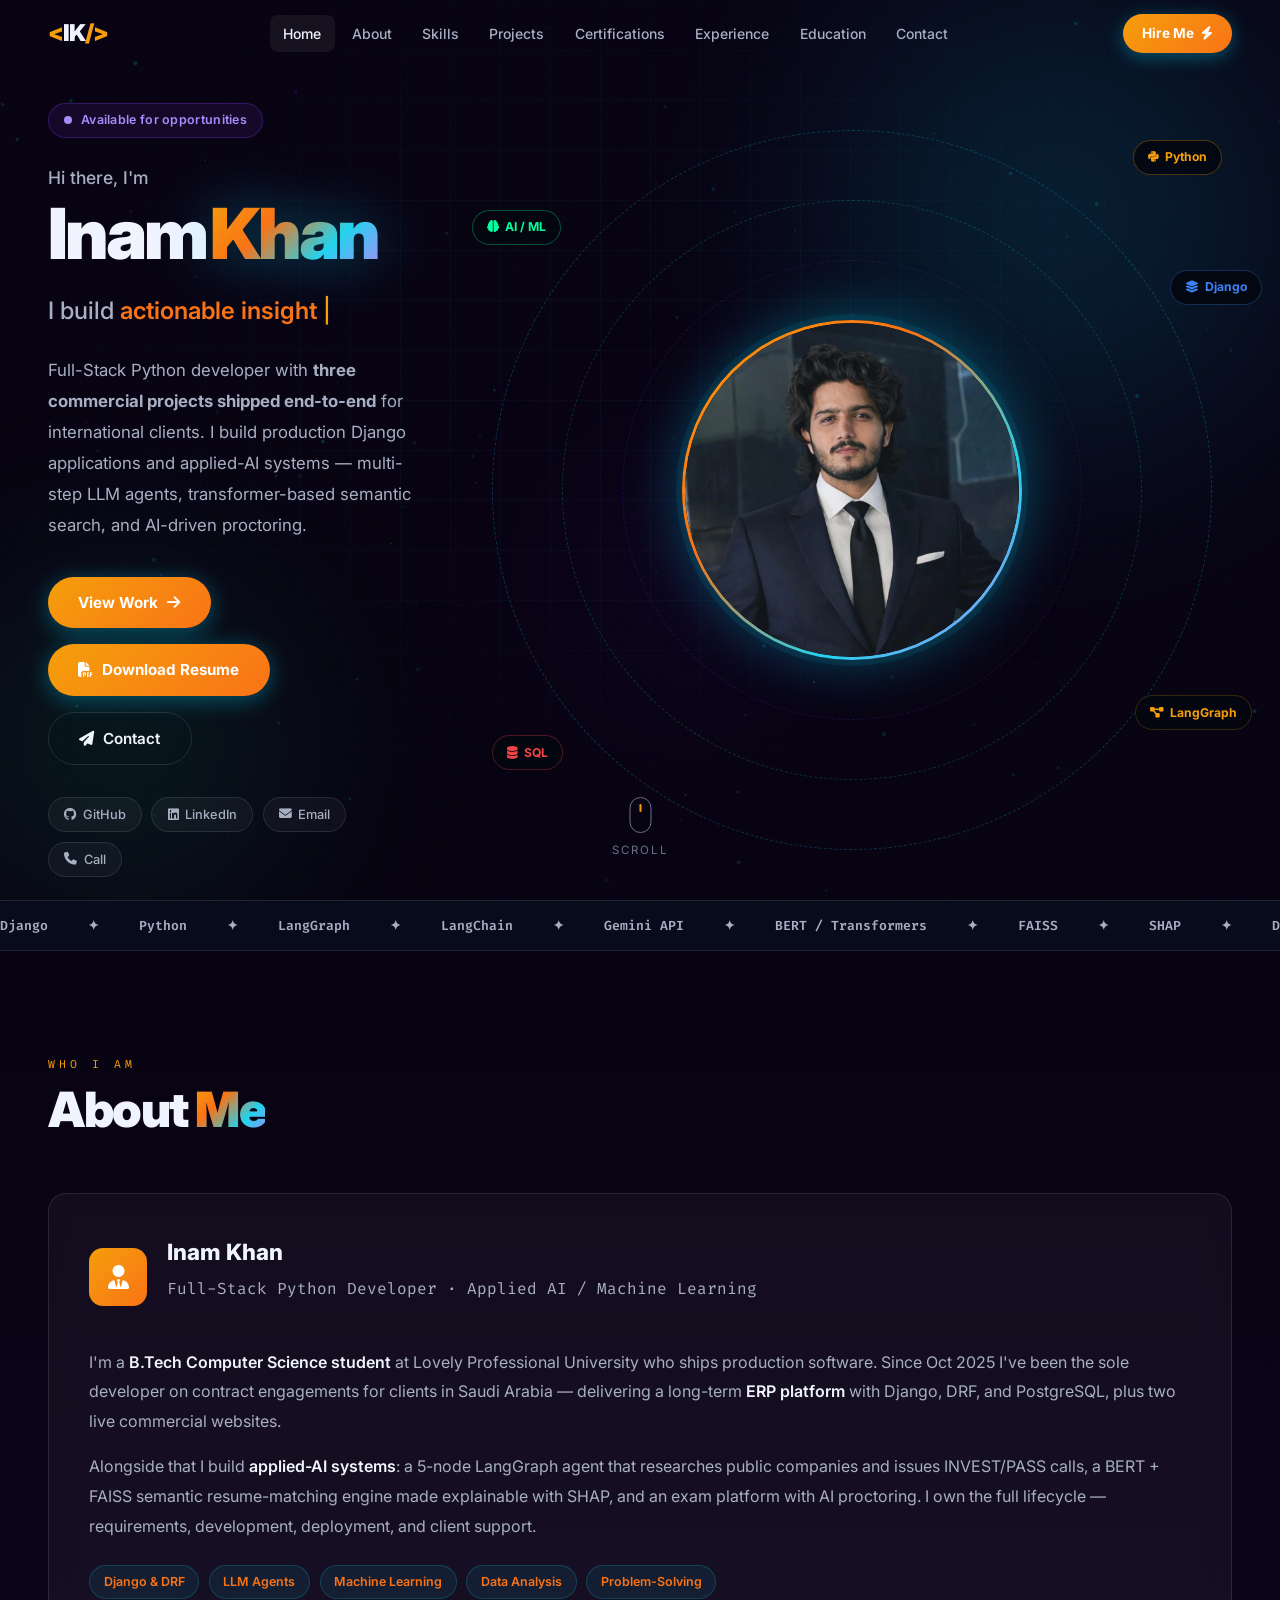
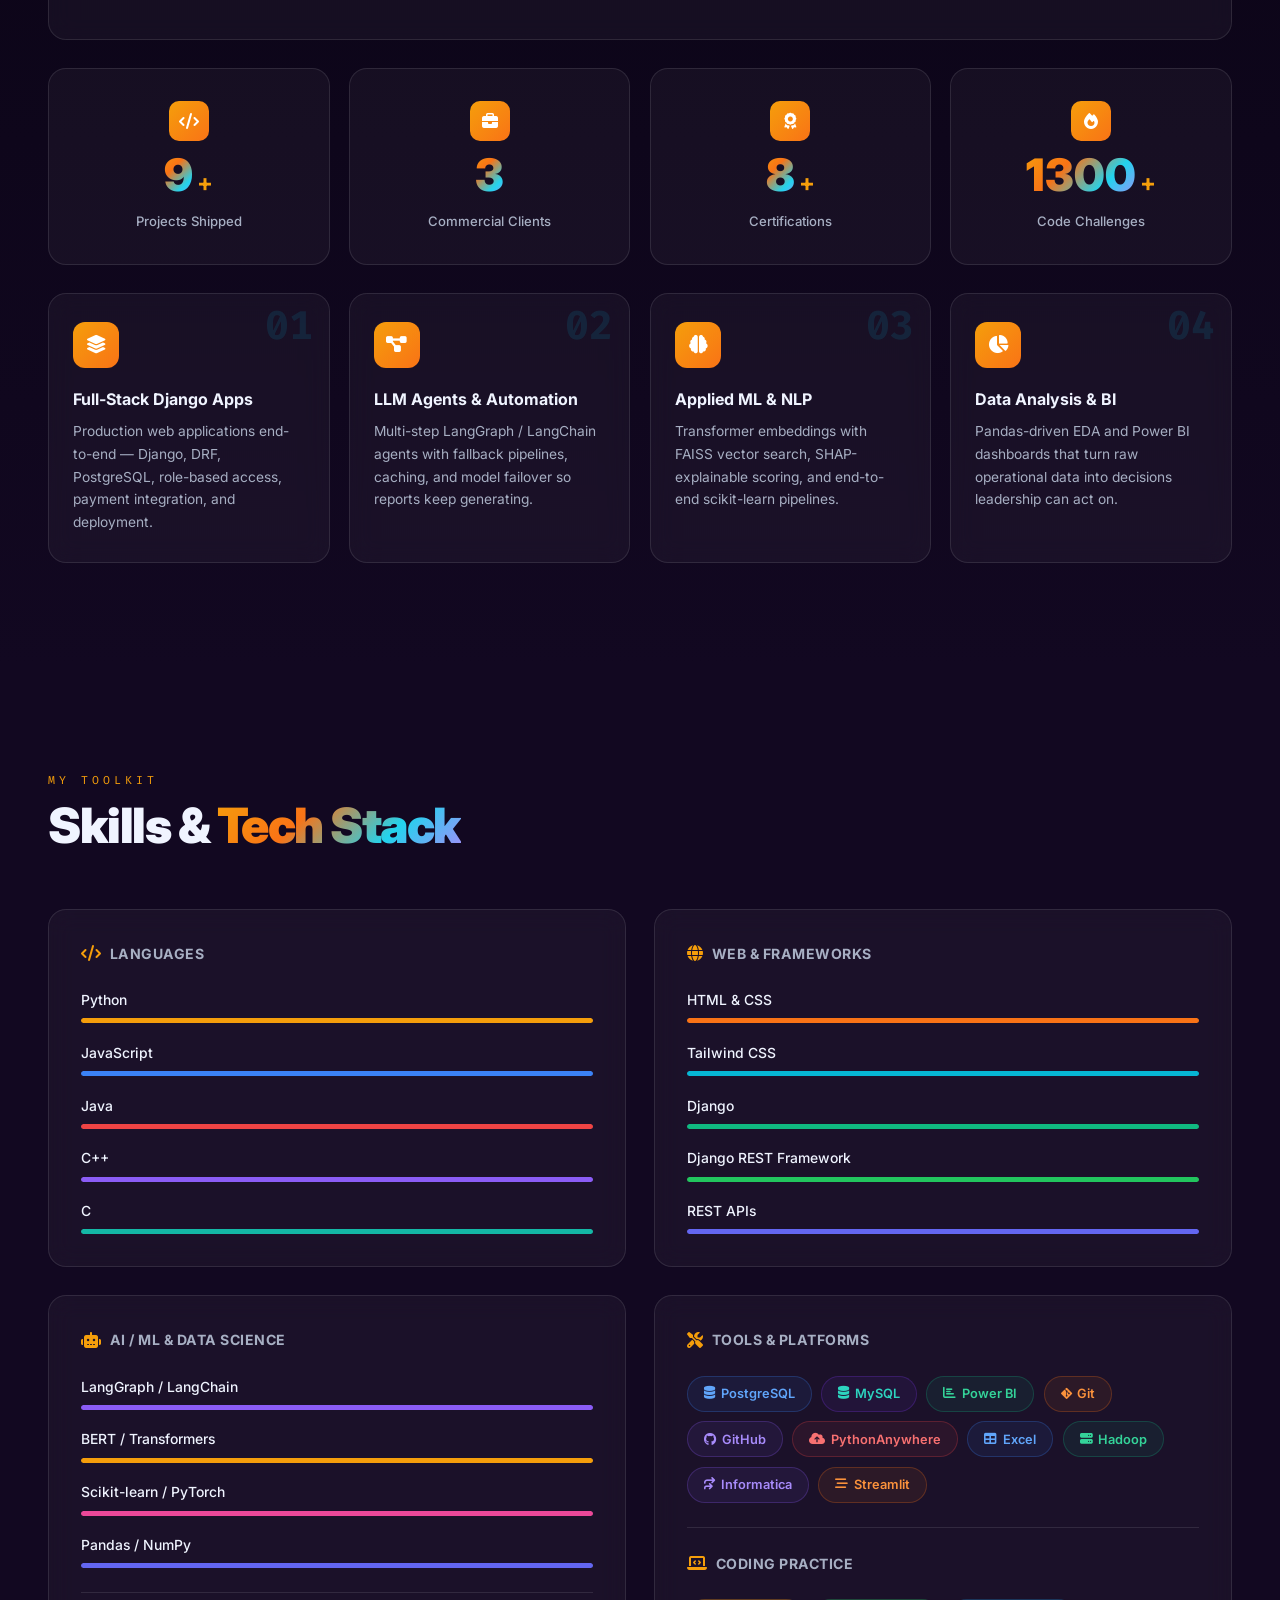
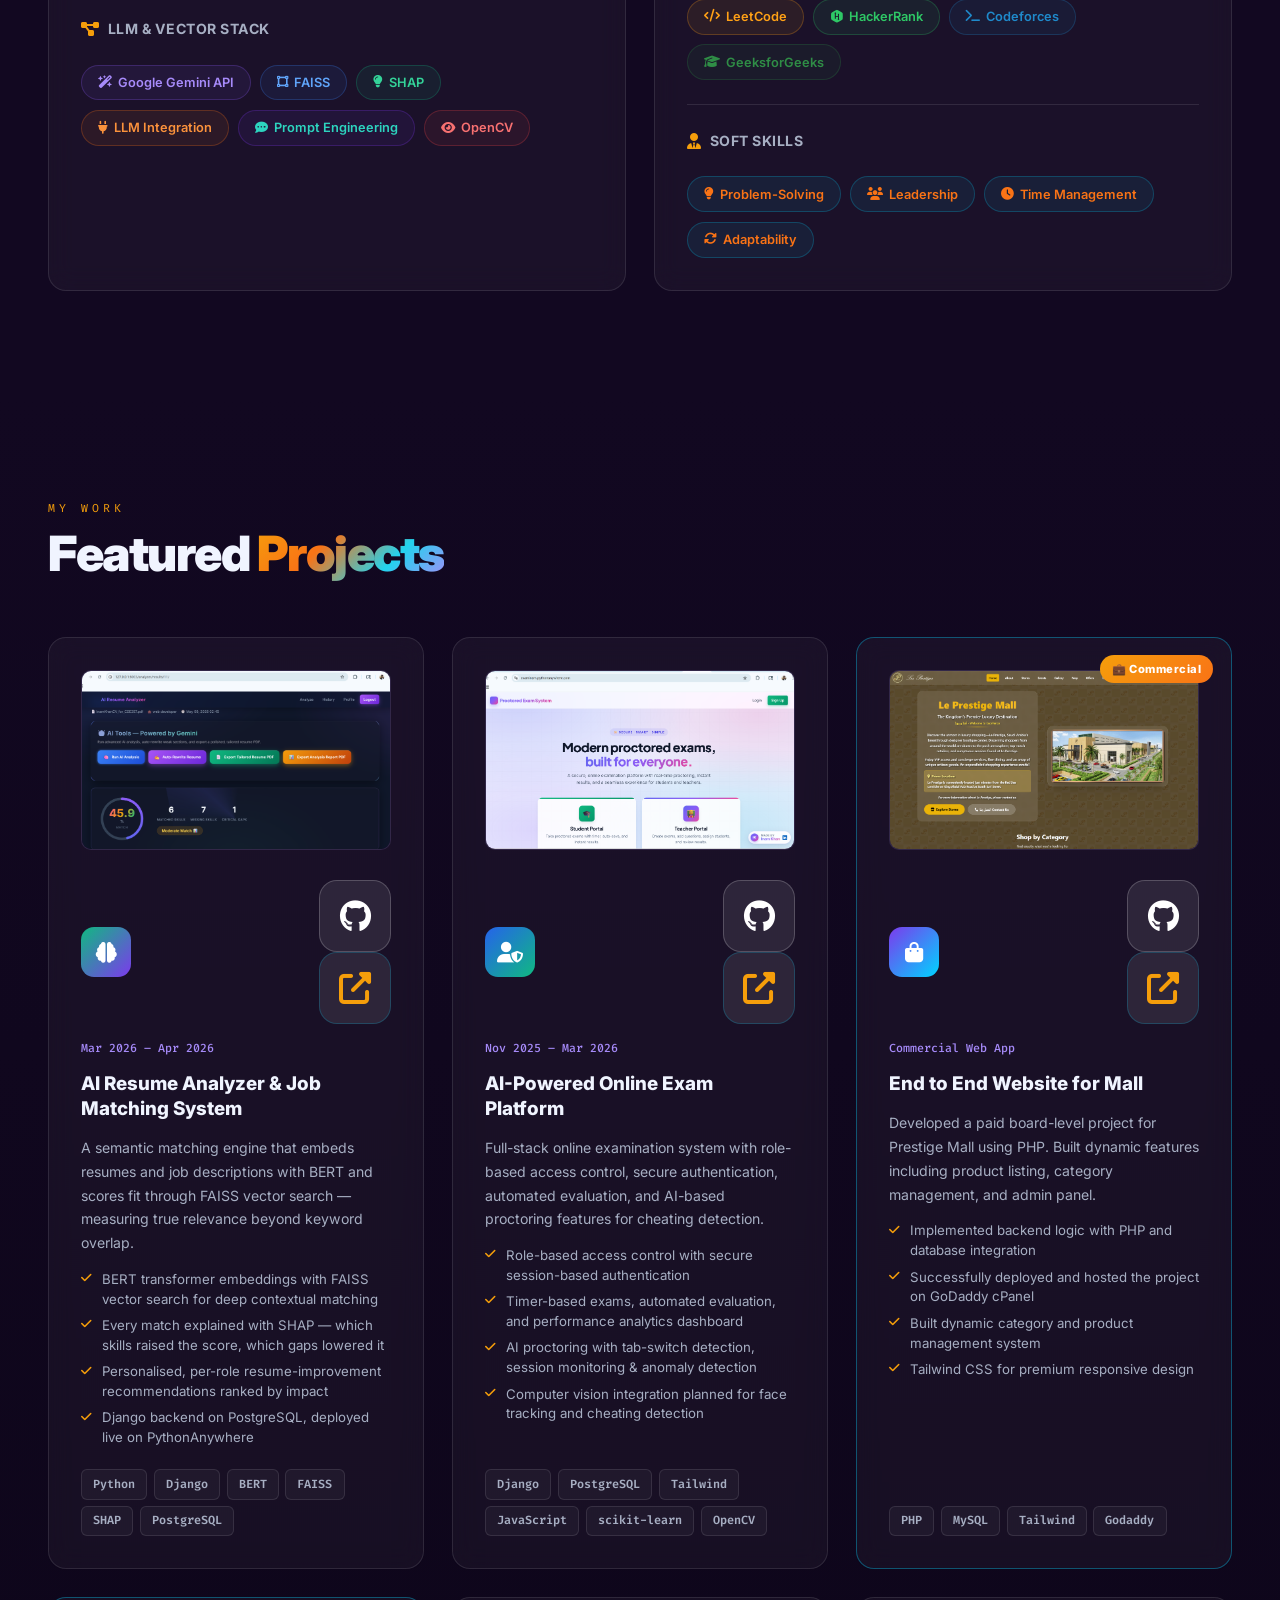
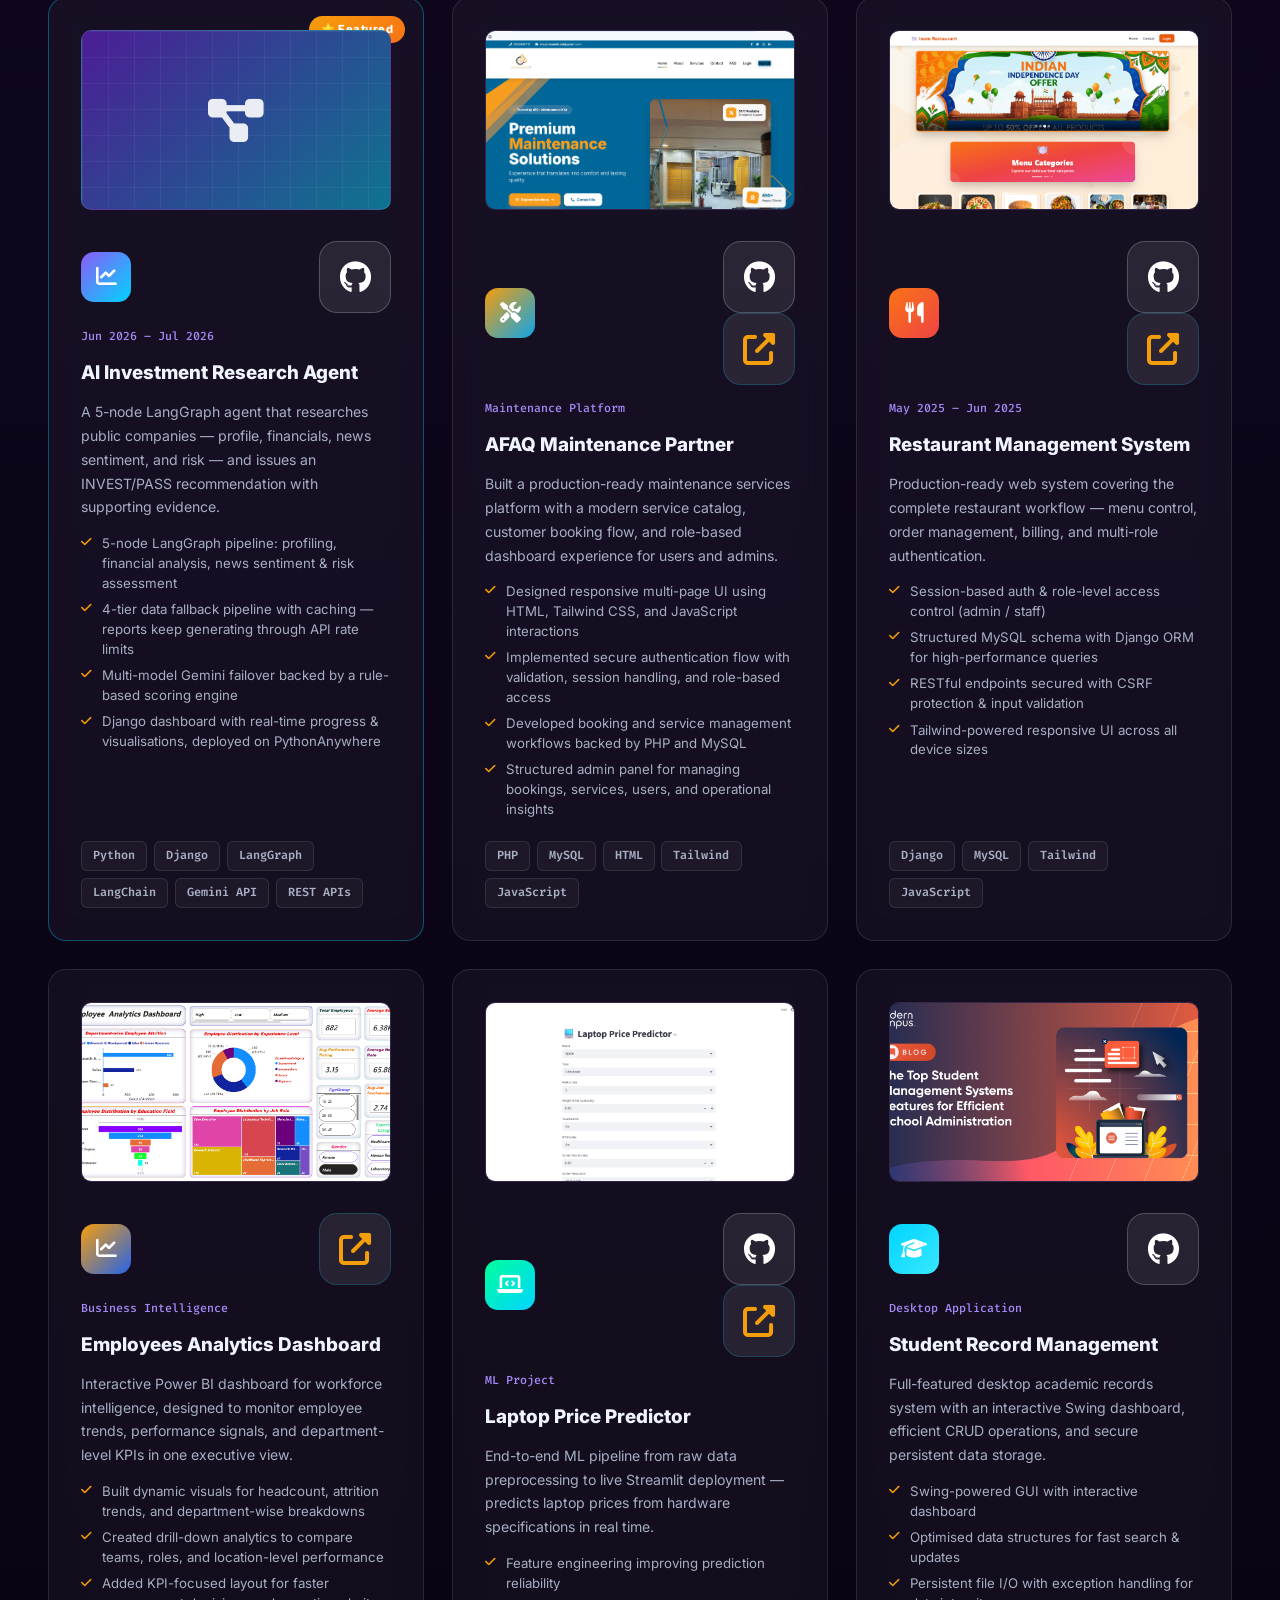
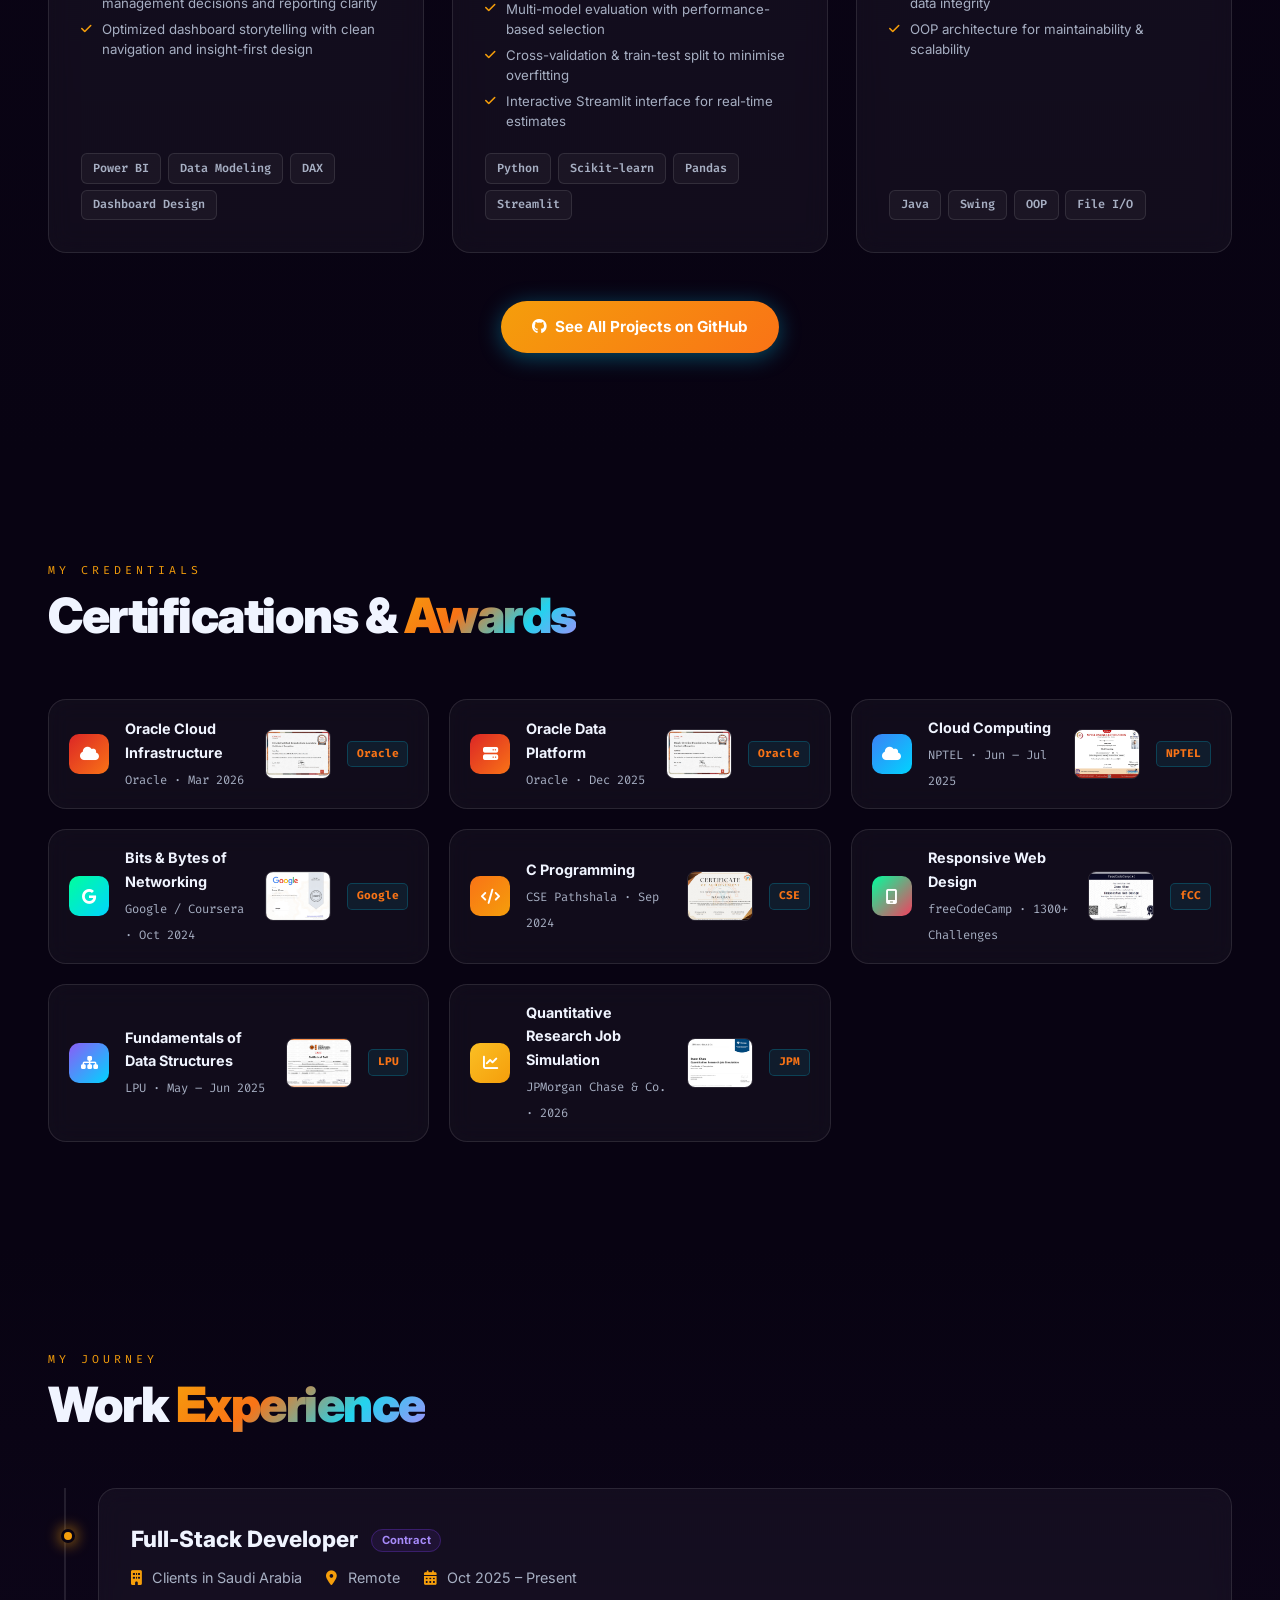
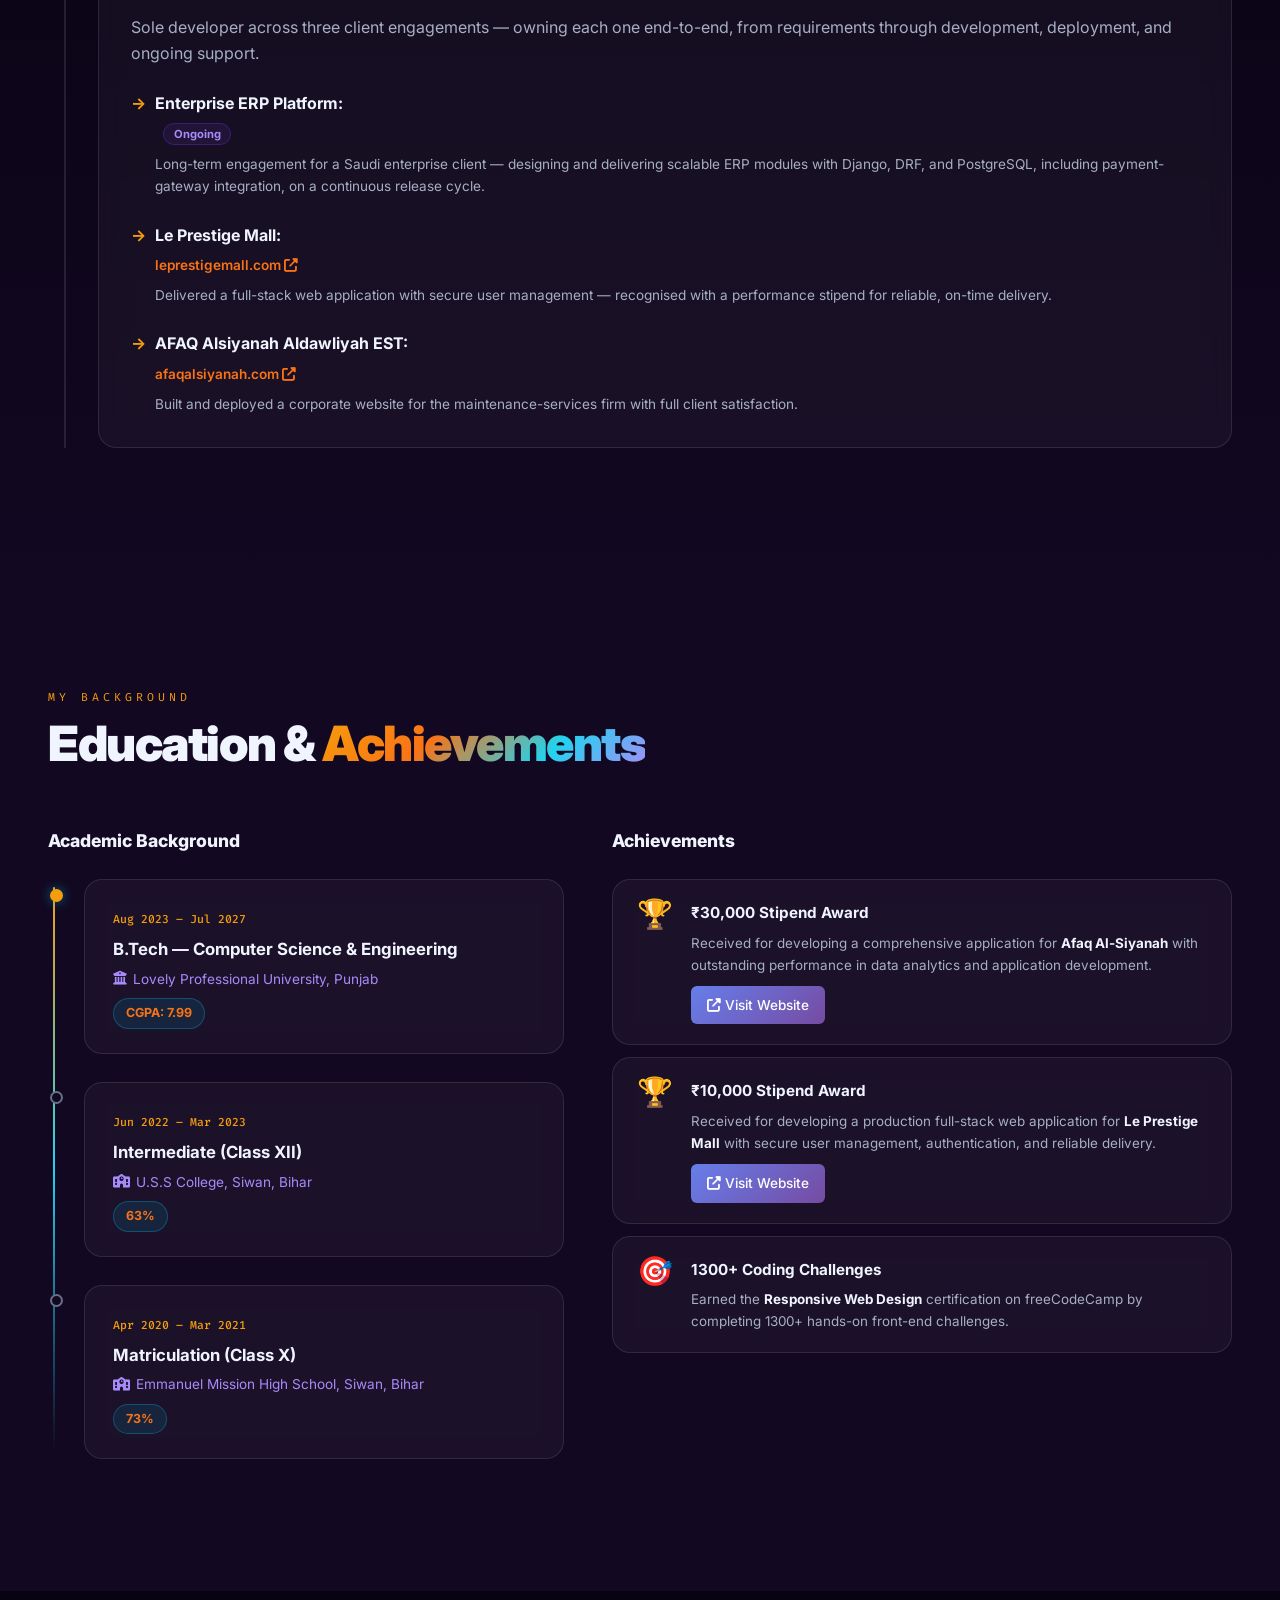
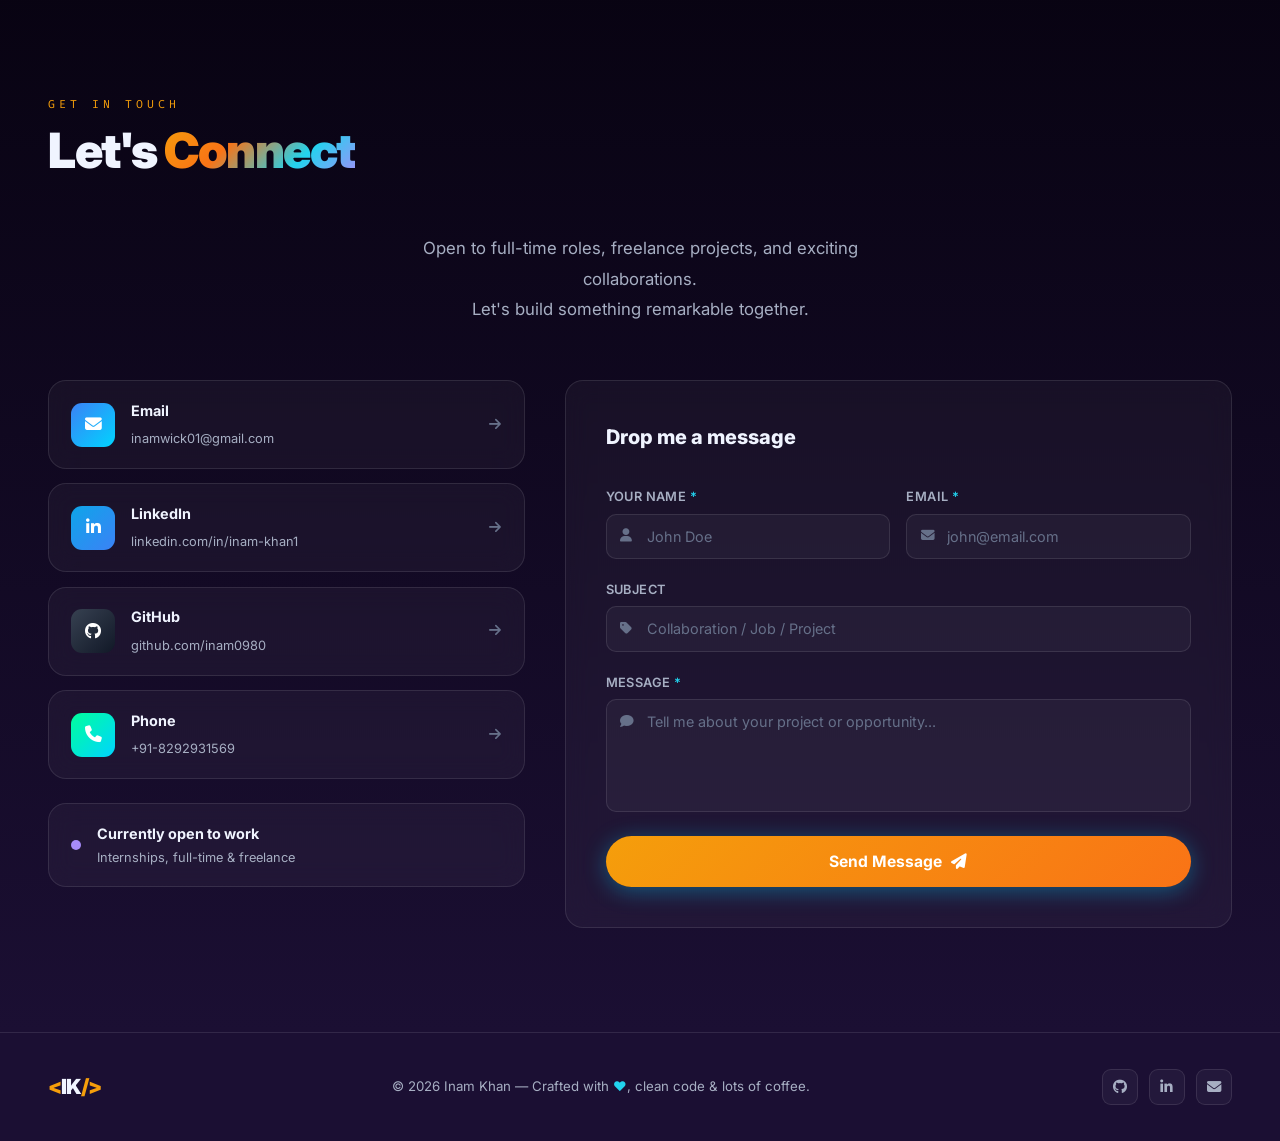
<file: index.html>
<!DOCTYPE html>
<html lang="en">
<head>
  <meta charset="UTF-8">
  <meta name="viewport" content="width=device-width, initial-scale=1.0">
  <title>Inam Khan — Full-Stack Python Developer & Applied AI / ML</title>
  <meta name="description" content="Inam Khan — Full-Stack Python Developer and Applied AI/ML engineer. Django, LangGraph, LLM agents, transformer-based search. Three commercial projects shipped end-to-end for international clients.">
  <link rel="stylesheet" href="style.css">
  <link rel="preconnect" href="https://fonts.googleapis.com">
  <link href="https://fonts.googleapis.com/css2?family=Inter:wght@300;400;500;600;700;800;900&family=Fira+Code:wght@400;500;600&display=swap" rel="stylesheet">
  <link rel="stylesheet" href="https://cdnjs.cloudflare.com/ajax/libs/font-awesome/6.5.0/css/all.min.css">
</head>
<body>

<!-- ░░ NOISE OVERLAY ░░ -->
<div class="noise"></div>

<!-- ░░ CUSTOM CURSOR ░░ -->
<div id="cursorDot"></div>
<div id="cursorRing"></div>

<!-- ░░ PROGRESS BAR ░░ -->
<div class="scroll-progress" id="scrollProgress"></div>

<!-- ░░ CANVAS ░░ -->
<canvas id="bg-canvas"></canvas>

<!-- ░░ NAV ░░ -->
<nav class="nav" id="nav">
  <div class="nav-wrap">
    <a href="#home" class="nav-logo">
      <span class="bracket">&lt;</span>IK<span class="bracket">/&gt;</span>
    </a>
    <div class="nav-center" id="navCenter">
      <a href="#home"      class="nl">Home</a>
      <a href="#about"     class="nl">About</a>
      <a href="#skills"    class="nl">Skills</a>
      <a href="#projects"  class="nl">Projects</a>
      <a href="#certifications" class="nl">Certifications</a>
      <a href="#experience" class="nl">Experience</a>
      <a href="#education"  class="nl">Education</a>
      <a href="#contact"   class="nl">Contact</a>
    </div>
    <a href="mailto:inamwick01@gmail.com" class="nav-hire magnetic">Hire Me <i class="fas fa-bolt"></i></a>
    <button class="burger" id="burger" aria-label="Menu">
      <span></span><span></span><span></span>
    </button>
  </div>
</nav>

<!-- ░░░░░░░░░░░░  HERO  ░░░░░░░░░░░░ -->
<section id="home" class="hero">
  <div class="hero-grid-overlay"></div>

  <!-- Orbs -->
  <div class="orb orb-1"></div>
  <div class="orb orb-2"></div>
  <div class="orb orb-3"></div>

  <div class="hero-wrap">
    <div class="hero-left">
      <!-- Available badge -->
      <div class="avail-badge slide-up" style="--d:0.1s">
        <span class="avail-dot"></span> Available for opportunities
      </div>

      <div class="hero-name-wrap slide-up" style="--d:0.25s">
        <span class="hero-hi">Hi there, I'm</span>
        <h1 class="hero-name">
          <span class="char-reveal">Inam</span>
          <span class="char-reveal accent-name"> Khan</span>
        </h1>
      </div>

      <div class="typewriter-wrap slide-up" style="--d:0.4s">
        <span class="tw-prefix">I build</span>
        <span class="tw-word" id="twWord"></span>
        <span class="tw-cursor">|</span>
      </div>

      <p class="hero-sub slide-up" style="--d:0.55s">
        Full-Stack Python developer with <strong>three commercial projects shipped end-to-end</strong> for international clients. I build production Django applications and applied-AI systems — multi-step LLM agents, transformer-based semantic search, and AI-driven proctoring.
      </p>

      <div class="hero-btns slide-up" style="--d:0.7s">
        <a href="#projects" class="btn-primary magnetic">
          <span>View Work</span>
          <i class="fas fa-arrow-right"></i>
        </a>
        <a href="resume.pdf" target="_blank" class="btn-primary magnetic">
          <i class="fas fa-file-pdf"></i>
          <span>Download Resume</span>
        </a>
        <a href="#contact" class="btn-ghost magnetic">
          <i class="fas fa-paper-plane"></i>
          <span>Contact</span>
        </a>
      </div>

      <div class="hero-pills slide-up" style="--d:0.85s">
        <a href="https://github.com/inam0980" target="_blank" class="pill magnetic"><i class="fab fa-github"></i> GitHub</a>
        <a href="https://www.linkedin.com/in/inam-khan1/" target="_blank" class="pill magnetic"><i class="fab fa-linkedin"></i> LinkedIn</a>
        <a href="mailto:inamwick01@gmail.com" class="pill magnetic"><i class="fas fa-envelope"></i> Email</a>
        <a href="tel:+918292931569" class="pill magnetic"><i class="fas fa-phone"></i> Call</a>
      </div>
    </div>

    <div class="hero-right slide-up" style="--d:0.4s">
      <div class="avatar-shell">
        <!-- Rotating dashed rings -->
        <div class="av-ring r1"></div>
        <div class="av-ring r2"></div>
        <div class="av-ring r3"></div>
        <!-- Glow blob -->
        <div class="av-glow"></div>
        <!-- Avatar circle -->
        <div class="av-circle">
          <img src="images/Inam.jpg" alt="Inam Khan">
        </div>
        <!-- Floating chips -->
        <div class="chip c1"><i class="fab fa-python"></i> Python</div>
        <div class="chip c2"><i class="fas fa-layer-group"></i> Django</div>
        <div class="chip c3"><i class="fas fa-diagram-project"></i> LangGraph</div>
        <div class="chip c4"><i class="fas fa-brain"></i> AI / ML</div>
        <div class="chip c5"><i class="fas fa-database"></i> SQL</div>
      </div>
    </div>
  </div>

  <div class="hero-scroll">
    <div class="mouse-icon"><div class="mouse-dot"></div></div>
    <span>Scroll</span>
  </div>
</section>

<!-- ░░░░░░░░░░░░  MARQUEE  ░░░░░░░░░░░░ -->
<div class="marquee-strip">
  <div class="marquee-track">
    <span>Django</span><span>&#10022;</span>
    <span>Python</span><span>&#10022;</span>
    <span>LangGraph</span><span>&#10022;</span>
    <span>LangChain</span><span>&#10022;</span>
    <span>Gemini API</span><span>&#10022;</span>
    <span>BERT / Transformers</span><span>&#10022;</span>
    <span>FAISS</span><span>&#10022;</span>
    <span>SHAP</span><span>&#10022;</span>
    <span>Django REST Framework</span><span>&#10022;</span>
    <span>PostgreSQL</span><span>&#10022;</span>
    <span>Scikit-learn</span><span>&#10022;</span>
    <span>Tailwind CSS</span><span>&#10022;</span>
    <span>Power BI</span><span>&#10022;</span>
    <span>Django</span><span>&#10022;</span>
    <span>Python</span><span>&#10022;</span>
    <span>LangGraph</span><span>&#10022;</span>
    <span>LangChain</span><span>&#10022;</span>
    <span>Gemini API</span><span>&#10022;</span>
    <span>BERT / Transformers</span><span>&#10022;</span>
    <span>FAISS</span><span>&#10022;</span>
    <span>SHAP</span><span>&#10022;</span>
    <span>Django REST Framework</span><span>&#10022;</span>
    <span>PostgreSQL</span><span>&#10022;</span>
    <span>Scikit-learn</span><span>&#10022;</span>
    <span>Tailwind CSS</span><span>&#10022;</span>
    <span>Power BI</span><span>&#10022;</span>
  </div>
</div>

<!-- ░░░░░░░░░░░░  ABOUT  ░░░░░░░░░░░░ -->
<section id="about" class="section about">
  <div class="container">
    <div class="sec-tag reveal">WHO I AM</div>
    <h2 class="sec-title reveal">About <span class="g-text">Me</span></h2>

    <div class="about-layout">
      <div class="about-bio glass reveal">
        <div class="bio-header">
          <div class="bio-avatar"><i class="fas fa-user-tie"></i></div>
          <div>
            <h3>Inam Khan</h3>
            <p class="bio-role">Full-Stack Python Developer · Applied AI / Machine Learning</p>
          </div>
        </div>
        <p>I'm a <strong>B.Tech Computer Science student</strong> at Lovely Professional University who ships production software. Since Oct 2025 I've been the sole developer on contract engagements for clients in Saudi Arabia — delivering a long-term <strong>ERP platform</strong> with Django, DRF, and PostgreSQL, plus two live commercial websites.</p>
        <p>Alongside that I build <strong>applied-AI systems</strong>: a 5-node LangGraph agent that researches public companies and issues INVEST/PASS calls, a BERT + FAISS semantic resume-matching engine made explainable with SHAP, and an exam platform with AI proctoring. I own the full lifecycle — requirements, development, deployment, and client support.</p>
        <div class="bio-tags">
          <span>Django &amp; DRF</span><span>LLM Agents</span><span>Machine Learning</span><span>Data Analysis</span><span>Problem-Solving</span>
        </div>
      </div>

      <div class="stats-wrap reveal">
        <div class="stat-card sc1">
          <div class="sc-icon"><i class="fas fa-code"></i></div>
          <div class="sc-num" data-target="9">0</div>
          <div class="sc-suffix">+</div>
          <div class="sc-label">Projects Shipped</div>
        </div>
        <div class="stat-card sc2">
          <div class="sc-icon"><i class="fas fa-briefcase"></i></div>
          <div class="sc-num" data-target="3">0</div>
          <div class="sc-suffix"></div>
          <div class="sc-label">Commercial Clients</div>
        </div>
        <div class="stat-card sc3">
          <div class="sc-icon"><i class="fas fa-award"></i></div>
          <div class="sc-num" data-target="8">0</div>
          <div class="sc-suffix">+</div>
          <div class="sc-label">Certifications</div>
        </div>
        <div class="stat-card sc4">
          <div class="sc-icon"><i class="fas fa-fire"></i></div>
          <div class="sc-num" data-target="1300">0</div>
          <div class="sc-suffix">+</div>
          <div class="sc-label">Code Challenges</div>
        </div>
      </div>

      <div class="services reveal">
        <div class="service-card glass">
          <div class="svc-num">01</div>
          <div class="svc-icon"><i class="fas fa-layer-group"></i></div>
          <h4>Full-Stack Django Apps</h4>
          <p>Production web applications end-to-end — Django, DRF, PostgreSQL, role-based access, payment integration, and deployment.</p>
        </div>
        <div class="service-card glass">
          <div class="svc-num">02</div>
          <div class="svc-icon"><i class="fas fa-diagram-project"></i></div>
          <h4>LLM Agents &amp; Automation</h4>
          <p>Multi-step LangGraph / LangChain agents with fallback pipelines, caching, and model failover so reports keep generating.</p>
        </div>
        <div class="service-card glass">
          <div class="svc-num">03</div>
          <div class="svc-icon"><i class="fas fa-brain"></i></div>
          <h4>Applied ML &amp; NLP</h4>
          <p>Transformer embeddings with FAISS vector search, SHAP-explainable scoring, and end-to-end scikit-learn pipelines.</p>
        </div>
        <div class="service-card glass">
          <div class="svc-num">04</div>
          <div class="svc-icon"><i class="fas fa-chart-pie"></i></div>
          <h4>Data Analysis &amp; BI</h4>
          <p>Pandas-driven EDA and Power BI dashboards that turn raw operational data into decisions leadership can act on.</p>
        </div>
      </div>
    </div>
  </div>
</section>

<!-- ░░░░░░░░░░░░  SKILLS  ░░░░░░░░░░░░ -->
<section id="skills" class="section skills">
  <div class="container">
    <div class="sec-tag reveal">MY TOOLKIT</div>
    <h2 class="sec-title reveal">Skills &amp; <span class="g-text">Tech Stack</span></h2>

    <div class="skills-grid">
      <!-- Languages -->
      <div class="skill-panel glass reveal">
        <div class="sp-head"><i class="fas fa-code"></i> Languages</div>
        <div class="bar-list">
          <div class="bar-row" data-pct="100" data-color="#f59e0b">
            <div class="br-meta"><span>Python</span></div>
            <div class="br-track"><div class="br-fill"></div></div>
          </div>
          <div class="bar-row" data-pct="100" data-color="#3b82f6">
            <div class="br-meta"><span>JavaScript</span></div>
            <div class="br-track"><div class="br-fill"></div></div>
          </div>
          <div class="bar-row" data-pct="100" data-color="#ef4444">
            <div class="br-meta"><span>Java</span></div>
            <div class="br-track"><div class="br-fill"></div></div>
          </div>
          <div class="bar-row" data-pct="100" data-color="#8b5cf6">
            <div class="br-meta"><span>C++</span></div>
            <div class="br-track"><div class="br-fill"></div></div>
          </div>
          <div class="bar-row" data-pct="100" data-color="#14b8a6">
            <div class="br-meta"><span>C</span></div>
            <div class="br-track"><div class="br-fill"></div></div>
          </div>
        </div>
      </div>

      <!-- Web -->
      <div class="skill-panel glass reveal">
        <div class="sp-head"><i class="fas fa-globe"></i> Web &amp; Frameworks</div>
        <div class="bar-list">
          <div class="bar-row" data-pct="100" data-color="#f97316">
            <div class="br-meta"><span>HTML &amp; CSS</span></div>
            <div class="br-track"><div class="br-fill"></div></div>
          </div>
          <div class="bar-row" data-pct="100" data-color="#06b6d4">
            <div class="br-meta"><span>Tailwind CSS</span></div>
            <div class="br-track"><div class="br-fill"></div></div>
          </div>
          <div class="bar-row" data-pct="100" data-color="#10b981">
            <div class="br-meta"><span>Django</span></div>
            <div class="br-track"><div class="br-fill"></div></div>
          </div>
          <div class="bar-row" data-pct="100" data-color="#22c55e">
            <div class="br-meta"><span>Django REST Framework</span></div>
            <div class="br-track"><div class="br-fill"></div></div>
          </div>
          <div class="bar-row" data-pct="100" data-color="#6366f1">
            <div class="br-meta"><span>REST APIs</span></div>
            <div class="br-track"><div class="br-fill"></div></div>
          </div>
        </div>
      </div>

      <!-- ML -->
      <div class="skill-panel glass reveal">
        <div class="sp-head"><i class="fas fa-robot"></i> AI / ML &amp; Data Science</div>
        <div class="bar-list">
          <div class="bar-row" data-pct="100" data-color="#8b5cf6">
            <div class="br-meta"><span>LangGraph / LangChain</span></div>
            <div class="br-track"><div class="br-fill"></div></div>
          </div>
          <div class="bar-row" data-pct="100" data-color="#f59e0b">
            <div class="br-meta"><span>BERT / Transformers</span></div>
            <div class="br-track"><div class="br-fill"></div></div>
          </div>
          <div class="bar-row" data-pct="100" data-color="#ec4899">
            <div class="br-meta"><span>Scikit-learn / PyTorch</span></div>
            <div class="br-track"><div class="br-fill"></div></div>
          </div>
          <div class="bar-row" data-pct="100" data-color="#6366f1">
            <div class="br-meta"><span>Pandas / NumPy</span></div>
            <div class="br-track"><div class="br-fill"></div></div>
          </div>
        </div>
        <div class="sp-divider"></div>
        <div class="sp-head"><i class="fas fa-diagram-project"></i> LLM &amp; Vector Stack</div>
        <div class="tag-cloud">
          <span class="tag t-purple"><i class="fas fa-wand-magic-sparkles"></i> Google Gemini API</span>
          <span class="tag t-blue"><i class="fas fa-vector-square"></i> FAISS</span>
          <span class="tag t-green"><i class="fas fa-lightbulb"></i> SHAP</span>
          <span class="tag t-orange"><i class="fas fa-plug"></i> LLM Integration</span>
          <span class="tag t-teal"><i class="fas fa-comment-dots"></i> Prompt Engineering</span>
          <span class="tag t-red"><i class="fas fa-eye"></i> OpenCV</span>
        </div>
      </div>

      <!-- Tools + Platforms -->
      <div class="skill-panel glass reveal tags-panel">
        <div class="sp-head"><i class="fas fa-tools"></i> Tools &amp; Platforms</div>
        <div class="tag-cloud">
          <span class="tag t-blue"><i class="fas fa-database"></i> PostgreSQL</span>
          <span class="tag t-teal"><i class="fas fa-database"></i> MySQL</span>
          <span class="tag t-green"><i class="fas fa-chart-bar"></i> Power BI</span>
          <span class="tag t-orange"><i class="fab fa-git-alt"></i> Git</span>
          <span class="tag t-purple"><i class="fab fa-github"></i> GitHub</span>
          <span class="tag t-red"><i class="fas fa-cloud-arrow-up"></i> PythonAnywhere</span>
          <span class="tag t-blue"><i class="fas fa-table"></i> Excel</span>
          <span class="tag t-green"><i class="fas fa-server"></i> Hadoop</span>
          <span class="tag t-purple"><i class="fas fa-arrows-turn-right"></i> Informatica</span>
          <span class="tag t-orange"><i class="fas fa-stream"></i> Streamlit</span>
        </div>
        <div class="sp-divider"></div>
        <div class="sp-head"><i class="fas fa-laptop-code"></i> Coding Practice</div>
        <div class="tag-cloud">
          <a href="https://leetcode.com/u/inampathan0000000/" target="_blank" rel="noopener noreferrer" class="tag t-leetcode"><i class="fas fa-code"></i> LeetCode</a>
          <a href="https://www.hackerrank.com/profile/inampathan000001" target="_blank" rel="noopener noreferrer" class="tag t-hackerrank"><i class="fab fa-hackerrank"></i> HackerRank</a>
          <a href="https://codeforces.com/profile/inampathan0000000" target="_blank" rel="noopener noreferrer" class="tag t-codeforces"><i class="fas fa-terminal"></i> Codeforces</a>
          <a href="https://www.geeksforgeeks.org/profile/inampathaqgrl" target="_blank" rel="noopener noreferrer" class="tag t-gfg"><i class="fas fa-graduation-cap"></i> GeeksforGeeks</a>
        </div>
        <div class="sp-divider"></div>
        <div class="sp-head"><i class="fas fa-user-tie"></i> Soft Skills</div>
        <div class="tag-cloud">
          <span class="tag t-soft"><i class="fas fa-lightbulb"></i> Problem-Solving</span>
          <span class="tag t-soft"><i class="fas fa-users"></i> Leadership</span>
          <span class="tag t-soft"><i class="fas fa-clock"></i> Time Management</span>
          <span class="tag t-soft"><i class="fas fa-sync-alt"></i> Adaptability</span>
        </div>
      </div>
    </div>
  </div>
</section>

<!-- ░░░░░░░░░░░░  PROJECTS  ░░░░░░░░░░░░ -->
<section id="projects" class="section projects">
  <div class="container">
    <div class="sec-tag reveal">MY WORK</div>
    <h2 class="sec-title reveal">Featured <span class="g-text">Projects</span></h2>

    <div class="proj-grid">

      <!-- Project 1: AI Resume Analyzer -->
      <div class="proj-card glass reveal">
        <div class="proj-img">
          <img src="projects/image.png" alt="AI Resume Analyzer & Job Matching System">
        </div>
        <div class="proj-top">
          <div class="proj-icon" style="background: linear-gradient(135deg, #10b981, #7c3aed);"><i class="fas fa-brain"></i></div>
          <div class="proj-links">
            <a href="https://github.com/inam0980/AI-Resume-Analyzer-Job-Matching-System" target="_blank" class="proj-link-btn btn-github magnetic" title="View Code"><i class="fab fa-github"></i></a>
            <a href="https://inamresume.pythonanywhere.com/" target="_blank" class="proj-link-btn btn-live magnetic" title="Live Demo"><i class="fas fa-external-link-alt"></i></a>
          </div>
        </div>
        <div class="proj-tag-date">Mar 2026 – Apr 2026</div>
        <h3 class="proj-title">AI Resume Analyzer &amp; Job Matching System</h3>
        <p class="proj-desc">A semantic matching engine that embeds resumes and job descriptions with BERT and scores fit through FAISS vector search — measuring true relevance beyond keyword overlap.</p>
        <ul class="proj-feats">
          <li><i class="fas fa-check"></i> BERT transformer embeddings with FAISS vector search for deep contextual matching</li>
          <li><i class="fas fa-check"></i> Every match explained with SHAP — which skills raised the score, which gaps lowered it</li>
          <li><i class="fas fa-check"></i> Personalised, per-role resume-improvement recommendations ranked by impact</li>
          <li><i class="fas fa-check"></i> Django backend on PostgreSQL, deployed live on PythonAnywhere</li>
        </ul>
        <div class="proj-stack">
          <span>Python</span><span>Django</span><span>BERT</span><span>FAISS</span><span>SHAP</span><span>PostgreSQL</span>
        </div>
      </div>

      <!-- Project 2: AI-Powered Online Exam Platform -->
      <div class="proj-card glass reveal">
        <div class="proj-img">
          <img src="projects/image copy.png" alt="AI-Powered Online Exam Platform">
        </div>
        <div class="proj-top">
          <div class="proj-icon" style="background: linear-gradient(135deg, #2563eb, #10b981);"><i class="fas fa-user-shield"></i></div>
          <div class="proj-links">
            <a href="https://github.com/inam0980/Exam-Plarform-By-Django" target="_blank" class="proj-link-btn btn-github magnetic" title="View Code"><i class="fab fa-github"></i></a>
            <a href="https://examinam.pythonanywhere.com/" target="_blank" class="proj-link-btn btn-live magnetic" title="Live Demo"><i class="fas fa-external-link-alt"></i></a>
          </div>
        </div>
        <div class="proj-tag-date">Nov 2025 – Mar 2026</div>
        <h3 class="proj-title">AI-Powered Online Exam Platform</h3>
        <p class="proj-desc">Full-stack online examination system with role-based access control, secure authentication, automated evaluation, and AI-based proctoring features for cheating detection.</p>
        <ul class="proj-feats">
          <li><i class="fas fa-check"></i> Role-based access control with secure session-based authentication</li>
          <li><i class="fas fa-check"></i> Timer-based exams, automated evaluation, and performance analytics dashboard</li>
          <li><i class="fas fa-check"></i> AI proctoring with tab-switch detection, session monitoring &amp; anomaly detection</li>
          <li><i class="fas fa-check"></i> Computer vision integration planned for face tracking and cheating detection</li>
        </ul>
        <div class="proj-stack">
          <span>Django</span><span>PostgreSQL</span><span>Tailwind</span><span>JavaScript</span><span>scikit-learn</span><span>OpenCV</span>
        </div>
      </div>

      <!-- Project 3: Le Prestige Mall -->
      <div class="proj-card glass featured reveal">
        <div class="feat-ribbon">&#128188; Commercial</div>
        <div class="proj-img">
          <img src="projects/le_prestige_mall.png" alt="Le Prestige Mall">
        </div>
        <div class="proj-top">
          <div class="proj-icon" style="background: linear-gradient(135deg, #7c3aed, #00d4ff);"><i class="fas fa-shopping-bag"></i></div>
          <div class="proj-links">
            <a href="https://github.com/inam0980/Le-Prestigemall" target="_blank" class="proj-link-btn btn-github magnetic" title="View Code"><i class="fab fa-github"></i></a>
            <a href="https://leprestigemall.com/" target="_blank" class="proj-link-btn btn-live magnetic" title="Live Demo"><i class="fas fa-external-link-alt"></i></a>
          </div>
        </div>
        <div class="proj-tag-date">Commercial Web App</div>
        <h3 class="proj-title">End to End Website for Mall</h3>
        <p class="proj-desc">Developed a paid board-level project for Prestige Mall using PHP. Built dynamic features including product listing, category management, and admin panel.</p>
        <ul class="proj-feats">
          <li><i class="fas fa-check"></i> Implemented backend logic with PHP and database integration</li>
          <li><i class="fas fa-check"></i> Successfully deployed and hosted the project on GoDaddy cPanel</li>
          <li><i class="fas fa-check"></i> Built dynamic category and product management system</li>
          <li><i class="fas fa-check"></i> Tailwind CSS for premium responsive design</li>
        </ul>
        <div class="proj-stack">
          <span>PHP</span><span>MySQL</span><span>Tailwind</span><span>Godaddy</span>
        </div>
      </div>

      <!-- Project 4: AI Investment Research Agent -->
      <div class="proj-card glass featured reveal">
        <div class="feat-ribbon">&#11088; Featured</div>
        <div class="proj-img ph ph-agent">
          <i class="fas fa-diagram-project"></i>
        </div>
        <div class="proj-top">
          <div class="proj-icon" style="background: linear-gradient(135deg, #8b5cf6, #00d4ff);"><i class="fas fa-chart-line"></i></div>
          <div class="proj-links">
            <a href="https://github.com/inam0980/LangGraph" target="_blank" class="proj-link-btn btn-github magnetic" title="View Code"><i class="fab fa-github"></i></a>
          </div>
        </div>
        <div class="proj-tag-date">Jun 2026 – Jul 2026</div>
        <h3 class="proj-title">AI Investment Research Agent</h3>
        <p class="proj-desc">A 5-node LangGraph agent that researches public companies — profile, financials, news sentiment, and risk — and issues an INVEST/PASS recommendation with supporting evidence.</p>
        <ul class="proj-feats">
          <li><i class="fas fa-check"></i> 5-node LangGraph pipeline: profiling, financial analysis, news sentiment &amp; risk assessment</li>
          <li><i class="fas fa-check"></i> 4-tier data fallback pipeline with caching — reports keep generating through API rate limits</li>
          <li><i class="fas fa-check"></i> Multi-model Gemini failover backed by a rule-based scoring engine</li>
          <li><i class="fas fa-check"></i> Django dashboard with real-time progress &amp; visualisations, deployed on PythonAnywhere</li>
        </ul>
        <div class="proj-stack">
          <span>Python</span><span>Django</span><span>LangGraph</span><span>LangChain</span><span>Gemini API</span><span>REST APIs</span>
        </div>
      </div>

      <!-- Project 5: AFAQ Maintenance Partner -->
      <div class="proj-card glass reveal">
        <div class="proj-img">
          <img src="projects/afaq_maintenance.png" alt="AFAQ Maintenance Partner">
        </div>
        <div class="proj-top">
          <div class="proj-icon" style="background: linear-gradient(135deg, #f59e0b, #0ea5e9);"><i class="fas fa-screwdriver-wrench"></i></div>
          <div class="proj-links">
            <a href="https://github.com/inam0980/AFAQ-ALSIYANAH-" target="_blank" class="proj-link-btn btn-github magnetic" title="View Code"><i class="fab fa-github"></i></a>
            <a href="https://afaqalsiyanah.com/" target="_blank" class="proj-link-btn btn-live magnetic" title="Live Demo"><i class="fas fa-external-link-alt"></i></a>
          </div>
        </div>
        <div class="proj-tag-date">Maintenance Platform</div>
        <h3 class="proj-title">AFAQ Maintenance Partner</h3>
        <p class="proj-desc">Built a production-ready maintenance services platform with a modern service catalog, customer booking flow, and role-based dashboard experience for users and admins.</p>
        <ul class="proj-feats">
          <li><i class="fas fa-check"></i> Designed responsive multi-page UI using HTML, Tailwind CSS, and JavaScript interactions</li>
          <li><i class="fas fa-check"></i> Implemented secure authentication flow with validation, session handling, and role-based access</li>
          <li><i class="fas fa-check"></i> Developed booking and service management workflows backed by PHP and MySQL</li>
          <li><i class="fas fa-check"></i> Structured admin panel for managing bookings, services, users, and operational insights</li>
        </ul>
        <div class="proj-stack">
          <span>PHP</span><span>MySQL</span><span>HTML</span><span>Tailwind</span><span>JavaScript</span>
        </div>
      </div>

      <!-- Project 6: Restaurant Management System -->
      <div class="proj-card glass reveal">
        <div class="proj-img">
          <img src="projects/restaurant_management.png" alt="Restaurant Management System">
        </div>
        <div class="proj-top">
          <div class="proj-icon pi-1"><i class="fas fa-utensils"></i></div>
          <div class="proj-links">
            <a href="https://github.com/inam0980/Django--Restro---psql" target="_blank" class="proj-link-btn btn-github magnetic" title="View Code"><i class="fab fa-github"></i></a>
            <a href="https://inam0980.pythonanywhere.com/" target="_blank" class="proj-link-btn btn-live magnetic" title="Live Demo"><i class="fas fa-external-link-alt"></i></a>
          </div>
        </div>
        <div class="proj-tag-date">May 2025 – Jun 2025</div>
        <h3 class="proj-title">Restaurant Management System</h3>
        <p class="proj-desc">Production-ready web system covering the complete restaurant workflow — menu control, order management, billing, and multi-role authentication.</p>
        <ul class="proj-feats">
          <li><i class="fas fa-check"></i> Session-based auth &amp; role-level access control (admin / staff)</li>
          <li><i class="fas fa-check"></i> Structured MySQL schema with Django ORM for high-performance queries</li>
          <li><i class="fas fa-check"></i> RESTful endpoints secured with CSRF protection &amp; input validation</li>
          <li><i class="fas fa-check"></i> Tailwind-powered responsive UI across all device sizes</li>
        </ul>
        <div class="proj-stack">
          <span>Django</span><span>MySQL</span><span>Tailwind</span><span>JavaScript</span>
        </div>
      </div>

      <!-- Project 7: Employees Analytics Dashboard -->
      <div class="proj-card glass reveal">
        <div class="proj-img">
          <img src="projects/employee_analytics.png" alt="Employees Analytics Dashboard">
        </div>
        <div class="proj-top">
          <div class="proj-icon" style="background: linear-gradient(135deg, #f59e0b, #2563eb);"><i class="fas fa-chart-line"></i></div>
          <div class="proj-links">
            <a href="https://app.powerbi.com/groups/me/reports/e61ce62b-ca5c-4963-99bb-9cf7e737f116/2ce4f5c696d7c8c0c4a8?experience=power-bi" target="_blank" class="proj-link-btn btn-live magnetic" title="View Dashboard"><i class="fas fa-external-link-alt"></i></a>
          </div>
        </div>
        <div class="proj-tag-date">Business Intelligence</div>
        <h3 class="proj-title">Employees Analytics Dashboard</h3>
        <p class="proj-desc">Interactive Power BI dashboard for workforce intelligence, designed to monitor employee trends, performance signals, and department-level KPIs in one executive view.</p>
        <ul class="proj-feats">
          <li><i class="fas fa-check"></i> Built dynamic visuals for headcount, attrition trends, and department-wise breakdowns</li>
          <li><i class="fas fa-check"></i> Created drill-down analytics to compare teams, roles, and location-level performance</li>
          <li><i class="fas fa-check"></i> Added KPI-focused layout for faster management decisions and reporting clarity</li>
          <li><i class="fas fa-check"></i> Optimized dashboard storytelling with clean navigation and insight-first design</li>
        </ul>
        <div class="proj-stack">
          <span>Power BI</span><span>Data Modeling</span><span>DAX</span><span>Dashboard Design</span>
        </div>
      </div>

      <!-- Project 8: Laptop Price Predictor -->
      <div class="proj-card glass reveal">
        <div class="proj-img">
          <img src="projects/laptop_price_predictor.png" alt="Laptop Price Predictor">
        </div>
        <div class="proj-top">
          <div class="proj-icon pi-3"><i class="fas fa-laptop-code"></i></div>
          <div class="proj-links">
            <a href="https://github.com/inam0980/Laptop-Price-Predictor" target="_blank" class="proj-link-btn btn-github magnetic" title="View Code"><i class="fab fa-github"></i></a>
            <a href="https://laptop1price1predictor.streamlit.app/" target="_blank" class="proj-link-btn btn-live magnetic" title="Live Demo"><i class="fas fa-external-link-alt"></i></a>
          </div>
        </div>
        <div class="proj-tag-date">ML Project</div>
        <h3 class="proj-title">Laptop Price Predictor</h3>
        <p class="proj-desc">End-to-end ML pipeline from raw data preprocessing to live Streamlit deployment — predicts laptop prices from hardware specifications in real time.</p>
        <ul class="proj-feats">
          <li><i class="fas fa-check"></i> Feature engineering improving prediction reliability</li>
          <li><i class="fas fa-check"></i> Multi-model evaluation with performance-based selection</li>
          <li><i class="fas fa-check"></i> Cross-validation &amp; train-test split to minimise overfitting</li>
          <li><i class="fas fa-check"></i> Interactive Streamlit interface for real-time estimates</li>
        </ul>
        <div class="proj-stack">
          <span>Python</span><span>Scikit-learn</span><span>Pandas</span><span>Streamlit</span>
        </div>
      </div>

      <!-- Project 9: Student Record Management -->
      <div class="proj-card glass reveal">
        <div class="proj-img">
          <img src="projects/student_record.png" alt="Student Record Management System">
        </div>
        <div class="proj-top">
          <div class="proj-icon pi-2"><i class="fas fa-graduation-cap"></i></div>
          <div class="proj-links">
            <a href="https://github.com/inam0980/Student-Record-Management-System-Using-Java" target="_blank" class="proj-link-btn btn-github magnetic" title="View Code"><i class="fab fa-github"></i></a>
          </div>
        </div>
        <div class="proj-tag-date">Desktop Application</div>
        <h3 class="proj-title">Student Record Management</h3>
        <p class="proj-desc">Full-featured desktop academic records system with an interactive Swing dashboard, efficient CRUD operations, and secure persistent data storage.</p>
        <ul class="proj-feats">
          <li><i class="fas fa-check"></i> Swing-powered GUI with interactive dashboard</li>
          <li><i class="fas fa-check"></i> Optimised data structures for fast search &amp; updates</li>
          <li><i class="fas fa-check"></i> Persistent file I/O with exception handling for data integrity</li>
          <li><i class="fas fa-check"></i> OOP architecture for maintainability &amp; scalability</li>
        </ul>
        <div class="proj-stack">
          <span>Java</span><span>Swing</span><span>OOP</span><span>File I/O</span>
        </div>
      </div>

    </div>

    <div class="proj-cta reveal">
      <a href="https://github.com/inam0980" target="_blank" class="btn-primary magnetic">
        <i class="fab fa-github"></i><span>See All Projects on GitHub</span>
      </a>
    </div>
  </div>
</section>

<!-- ░░░░░░░░░░░░  CERTIFICATIONS  ░░░░░░░░░░░░ -->
<section id="certifications" class="section certifications">
  <div class="container">
    <div class="sec-tag reveal">MY CREDENTIALS</div>
    <h2 class="sec-title reveal">Certifications &amp; <span class="g-text">Awards</span></h2>
    <div class="certs-grid reveal">
      <div class="cert-card glass">
        <div class="cc-icon bg-red"><i class="fas fa-cloud"></i></div>
        <div class="cc-info">
          <h4>Oracle Cloud Infrastructure</h4>
          <span>Oracle &middot; Mar 2026</span>
        </div>
        <button type="button" class="cc-proof" data-cert-src="certificate/Ai.png" aria-label="View Oracle Cloud Infrastructure certificate">
          <img src="certificate/Ai.png" alt="Oracle Cloud Infrastructure certificate" class="cc-cert-img">
        </button>
        <span class="cc-badge">Oracle</span>
      </div>
      <div class="cert-card glass">
        <div class="cc-icon bg-red"><i class="fas fa-server"></i></div>
        <div class="cc-info">
          <h4>Oracle Data Platform</h4>
          <span>Oracle &middot; Dec 2025</span>
        </div>
        <button type="button" class="cc-proof" data-cert-src="certificate/data.png" aria-label="View Oracle Data Platform certificate">
          <img src="certificate/data.png" alt="Oracle Data Platform certificate" class="cc-cert-img">
        </button>
        <span class="cc-badge">Oracle</span>
      </div>
      <div class="cert-card glass">
        <div class="cc-icon bg-blue"><i class="fas fa-cloud"></i></div>
        <div class="cc-info">
          <h4>Cloud Computing</h4>
          <span>NPTEL &middot; Jun – Jul 2025</span>
        </div>
        <button type="button" class="cc-proof" data-cert-src="certificate/cloud_computing.png" aria-label="View Cloud Computing certificate">
          <img src="certificate/cloud_computing.png" alt="Cloud Computing certificate" class="cc-cert-img">
        </button>
        <span class="cc-badge">NPTEL</span>
      </div>
      <div class="cert-card glass">
        <div class="cc-icon bg-green"><i class="fab fa-google"></i></div>
        <div class="cc-info">
          <h4>Bits &amp; Bytes of Networking</h4>
          <span>Google / Coursera &middot; Oct 2024</span>
        </div>
        <button type="button" class="cc-proof" data-cert-src="certificate/bits_bytes.png" aria-label="View Bits and Bytes certificate">
          <img src="certificate/bits_bytes.png" alt="Bits and Bytes of Networking certificate" class="cc-cert-img">
        </button>
        <span class="cc-badge">Google</span>
      </div>
      <div class="cert-card glass">
        <div class="cc-icon bg-orange"><i class="fas fa-code"></i></div>
        <div class="cc-info">
          <h4>C Programming</h4>
          <span>CSE Pathshala &middot; Sep 2024</span>
        </div>
        <button type="button" class="cc-proof" data-cert-src="certificate/c_programming.png" aria-label="View C Programming certificate">
          <img src="certificate/c_programming.png" alt="C Programming Certificate from CSE Pathshala" class="cc-cert-img">
        </button>
        <span class="cc-badge">CSE</span>
      </div>
      <div class="cert-card glass">
        <div class="cc-icon bg-pink"><i class="fas fa-mobile-screen"></i></div>
        <div class="cc-info">
          <h4>Responsive Web Design</h4>
          <span>freeCodeCamp &middot; 1300+ Challenges</span>
        </div>
        <button type="button" class="cc-proof" data-cert-src="certificate/responsive_web.png" aria-label="View Responsive Web Design certificate">
          <img src="certificate/responsive_web.png" alt="Responsive Web Design certificate" class="cc-cert-img">
        </button>
        <span class="cc-badge">fCC</span>
      </div>
      <div class="cert-card glass">
        <div class="cc-icon bg-purple"><i class="fas fa-sitemap"></i></div>
        <div class="cc-info">
          <h4>Fundamentals of Data Structures</h4>
          <span>LPU &middot; May – Jun 2025</span>
        </div>
        <button type="button" class="cc-proof" data-cert-src="certificate/data_structures.png" aria-label="View Data Structures certificate">
          <img src="certificate/data_structures.png" alt="Fundamentals of Data Structures certificate" class="cc-cert-img">
        </button>
        <span class="cc-badge">LPU</span>
      </div>
      <div class="cert-card glass">
        <div class="cc-icon bg-gold"><i class="fas fa-chart-line"></i></div>
        <div class="cc-info">
          <h4>Quantitative Research Job Simulation</h4>
          <span>JPMorgan Chase &amp; Co. &middot; 2026</span>
        </div>
        <button type="button" class="cc-proof" data-cert-src="certificate/image.png" aria-label="View JPMorgan Chase Quantitative Research certificate">
          <img src="certificate/image.png" alt="JPMorgan Chase Quantitative Research Job Simulation certificate" class="cc-cert-img">
        </button>
        <span class="cc-badge">JPM</span>
      </div>
    </div>
  </div>
</section>

<!-- ░░░░░░░░░░░░  EXPERIENCE  ░░░░░░░░░░░░ -->
<section id="experience" class="section experience">
  <div class="container">
    <div class="sec-tag reveal">MY JOURNEY</div>
    <h2 class="sec-title reveal">Work <span class="g-text">Experience</span></h2>

    <div class="exp-timeline reveal">
      <div class="exp-item glass">
        <div class="exp-header">
          <div class="exp-dot"></div>
          <div class="exp-title-wrap">
            <h3 class="exp-role">Full-Stack Developer <span class="badge-status">Contract</span></h3>
            <div class="exp-meta">
              <span class="exp-company"><i class="fas fa-building"></i> Clients in Saudi Arabia</span>
              <span class="exp-loc"><i class="fas fa-map-marker-alt"></i> Remote</span>
              <span class="exp-date"><i class="fas fa-calendar-alt"></i> Oct 2025 – Present</span>
            </div>
          </div>
        </div>
        <div class="exp-body">
          <p>Sole developer across three client engagements — owning each one end-to-end, from requirements through development, deployment, and ongoing support.</p>
          <ul class="exp-projects">
            <li>
              <strong>Enterprise ERP Platform:</strong>
              <span class="badge-status">Ongoing</span>
              <p>Long-term engagement for a Saudi enterprise client — designing and delivering scalable ERP modules with Django, DRF, and PostgreSQL, including payment-gateway integration, on a continuous release cycle.</p>
            </li>
            <li>
              <strong>Le Prestige Mall:</strong>
              <a href="https://leprestigemall.com/" target="_blank">leprestigemall.com <i class="fas fa-external-link-alt"></i></a>
              <p>Delivered a full-stack web application with secure user management — recognised with a performance stipend for reliable, on-time delivery.</p>
            </li>
            <li>
              <strong>AFAQ Alsiyanah Aldawliyah EST:</strong>
              <a href="https://afaqalsiyanah.com/about.php" target="_blank">afaqalsiyanah.com <i class="fas fa-external-link-alt"></i></a>
              <p>Built and deployed a corporate website for the maintenance-services firm with full client satisfaction.</p>
            </li>
          </ul>
        </div>
      </div>
    </div>
  </div>
</section>

<!-- ░░░░░░░░░░░░  EDUCATION  ░░░░░░░░░░░░ -->
<section id="education" class="section education">
  <div class="container">
    <div class="sec-tag reveal">MY BACKGROUND</div>
    <h2 class="sec-title reveal">Education &amp; <span class="g-text">Achievements</span></h2>

    <div class="edu-layout">

      <!-- Timeline -->
      <div class="edu-timeline reveal">
        <h3 class="sub-h">Academic Background</h3>

        <div class="tl">
          <div class="tl-line"></div>

          <div class="tl-entry active-entry">
            <div class="tl-node"></div>
            <div class="tl-body glass">
              <span class="tl-period">Aug 2023 – Jul 2027</span>
              <h4>B.Tech — Computer Science &amp; Engineering</h4>
              <p class="tl-place"><i class="fas fa-university"></i> Lovely Professional University, Punjab</p>
              <div class="tl-grade-pill">CGPA: 7.99</div>
            </div>
          </div>

          <div class="tl-entry">
            <div class="tl-node"></div>
            <div class="tl-body glass">
              <span class="tl-period">Jun 2022 – Mar 2023</span>
              <h4>Intermediate (Class XII)</h4>
              <p class="tl-place"><i class="fas fa-school"></i> U.S.S College, Siwan, Bihar</p>
              <div class="tl-grade-pill">63%</div>
            </div>
          </div>

          <div class="tl-entry">
            <div class="tl-node"></div>
            <div class="tl-body glass">
              <span class="tl-period">Apr 2020 – Mar 2021</span>
              <h4>Matriculation (Class X)</h4>
              <p class="tl-place"><i class="fas fa-school"></i> Emmanuel Mission High School, Siwan, Bihar</p>
              <div class="tl-grade-pill">73%</div>
            </div>
          </div>
        </div>
      </div>

      <!-- Achievements -->
      <div class="certs-col reveal">
        <h3 class="sub-h">Achievements</h3>
        <div class="ach-list">
          <div class="ach-item glass">
            <div class="ach-emoji">&#127942;</div>
            <div>
              <h4>&#8377;30,000 Stipend Award</h4>
              <p>Received for developing a comprehensive application for <strong>Afaq Al-Siyanah</strong> with outstanding performance in data analytics and application development.</p>
              <a href="https://afaqalsiyanah.com/" target="_blank" class="ach-btn magnetic" style="display: inline-block; margin-top: 10px; padding: 8px 16px; background: linear-gradient(135deg, #667eea, #764ba2); color: white; border-radius: 6px; text-decoration: none; font-size: 0.85em; font-weight: 500; transition: all 0.3s ease;">
                <i class="fas fa-external-link-alt"></i> Visit Website
              </a>
            </div>
          </div>
          <div class="ach-item glass">
            <div class="ach-emoji">&#127942;</div>
            <div>
              <h4>&#8377;10,000 Stipend Award</h4>
              <p>Received for developing a production full-stack web application for <strong>Le Prestige Mall</strong> with secure user management, authentication, and reliable delivery.</p>
              <a href="https://leprestigemall.com/" target="_blank" class="ach-btn magnetic" style="display: inline-block; margin-top: 10px; padding: 8px 16px; background: linear-gradient(135deg, #667eea, #764ba2); color: white; border-radius: 6px; text-decoration: none; font-size: 0.85em; font-weight: 500; transition: all 0.3s ease;">
                <i class="fas fa-external-link-alt"></i> Visit Website
              </a>
            </div>
          </div>
          <div class="ach-item glass">
            <div class="ach-emoji">&#127919;</div>
            <div>
              <h4>1300+ Coding Challenges</h4>
              <p>Earned the <strong>Responsive Web Design</strong> certification on freeCodeCamp by completing 1300+ hands-on front-end challenges.</p>
            </div>
          </div>
        </div>
      </div>


    </div>
  </div>
</section>

<!-- ░░░░░░░░░░░░  CONTACT  ░░░░░░░░░░░░ -->
<section id="contact" class="section contact">
  <div class="container">
    <div class="sec-tag reveal">GET IN TOUCH</div>
    <h2 class="sec-title reveal">Let's <span class="g-text">Connect</span></h2>
    <p class="contact-lead reveal">Open to full-time roles, freelance projects, and exciting collaborations.<br>Let's build something remarkable together.</p>

    <div class="contact-layout">

      <div class="contact-left reveal">
        <div class="contact-links">
          <a href="mailto:inamwick01@gmail.com" class="cl-item glass magnetic">
            <div class="cl-icon bg-blue"><i class="fas fa-envelope"></i></div>
            <div class="cl-text"><h4>Email</h4><span>inamwick01@gmail.com</span></div>
            <i class="fas fa-arrow-right cl-arrow"></i>
          </a>
          <a href="https://www.linkedin.com/in/inam-khan1/" target="_blank" class="cl-item glass magnetic">
            <div class="cl-icon bg-linkedin"><i class="fab fa-linkedin-in"></i></div>
            <div class="cl-text"><h4>LinkedIn</h4><span>linkedin.com/in/inam-khan1</span></div>
            <i class="fas fa-arrow-right cl-arrow"></i>
          </a>
          <a href="https://github.com/inam0980" target="_blank" class="cl-item glass magnetic">
            <div class="cl-icon bg-dark"><i class="fab fa-github"></i></div>
            <div class="cl-text"><h4>GitHub</h4><span>github.com/inam0980</span></div>
            <i class="fas fa-arrow-right cl-arrow"></i>
          </a>
          <a href="tel:+918292931569" class="cl-item glass magnetic">
            <div class="cl-icon bg-green"><i class="fas fa-phone"></i></div>
            <div class="cl-text"><h4>Phone</h4><span>+91-8292931569</span></div>
            <i class="fas fa-arrow-right cl-arrow"></i>
          </a>
        </div>

        <div class="contact-status glass">
          <div class="cs-dot"></div>
          <div>
            <p class="cs-title">Currently open to work</p>
            <p class="cs-sub">Internships, full-time &amp; freelance</p>
          </div>
        </div>
      </div>

      <div class="contact-right reveal">
        <form class="cf glass" id="contactForm" novalidate>
          <h3>Drop me a message</h3>
          <div class="cf-row">
            <div class="cf-field">
              <label>Your Name <span>*</span></label>
              <div class="cf-input-wrap">
                <i class="fas fa-user"></i>
                <input type="text" id="cfName" placeholder="John Doe" autocomplete="off">
              </div>
            </div>
            <div class="cf-field">
              <label>Email <span>*</span></label>
              <div class="cf-input-wrap">
                <i class="fas fa-envelope"></i>
                <input type="email" id="cfEmail" placeholder="john@email.com" autocomplete="off">
              </div>
            </div>
          </div>
          <div class="cf-field">
            <label>Subject</label>
            <div class="cf-input-wrap">
              <i class="fas fa-tag"></i>
              <input type="text" id="cfSubject" placeholder="Collaboration / Job / Project" autocomplete="off">
            </div>
          </div>
          <div class="cf-field">
            <label>Message <span>*</span></label>
            <div class="cf-input-wrap ta">
              <i class="fas fa-comment"></i>
              <textarea id="cfMessage" rows="5" placeholder="Tell me about your project or opportunity..."></textarea>
            </div>
          </div>
          <button type="submit" class="cf-submit btn-primary magnetic">
            <span>Send Message</span><i class="fas fa-paper-plane"></i>
          </button>
          <div class="cf-status" id="cfStatus"></div>
        </form>
      </div>

    </div>
  </div>
</section>

<!-- ░░ FOOTER ░░ -->
<footer class="footer">
  <div class="footer-wrap">
    <div class="ft-logo">
      <span class="bracket">&lt;</span>IK<span class="bracket">/&gt;</span>
    </div>
    <p class="ft-copy">&copy; 2026 Inam Khan &mdash; Crafted with <span class="heart">&#9829;</span>, clean code &amp; lots of coffee.</p>
    <div class="ft-social">
      <a href="https://github.com/inam0980" target="_blank" class="magnetic"><i class="fab fa-github"></i></a>
      <a href="https://www.linkedin.com/in/inam-khan1/" target="_blank" class="magnetic"><i class="fab fa-linkedin-in"></i></a>
      <a href="mailto:inamwick01@gmail.com" class="magnetic"><i class="fas fa-envelope"></i></a>
    </div>
  </div>
</footer>

<button class="back-top" id="backTop" aria-label="Back to top"><i class="fas fa-chevron-up"></i></button>

<div class="cert-modal" id="certModal" aria-hidden="true" role="dialog" aria-label="Certificate preview">
  <button class="cert-modal-close" id="certModalClose" aria-label="Close certificate preview">
    <span aria-hidden="true">&times;</span>
  </button>
  <img id="certModalImage" class="cert-modal-image" alt="Certificate preview">
</div>

<script src="script.js"></script>
</body>
</html>
</file>
<file: style.css>
/* =============================================
   INAM KHAN PORTFOLIO — ADVANCED STYLESHEET
   ============================================= */

/* ---------- TOKENS ---------- */
:root {
  --bg:       #080312;
  --bg2:      #120821;
  --bg3:      #1b0f33;
  --glass:    rgba(255,255,255,0.04);
  --glass-b:  rgba(255,255,255,0.085);
  --border:   rgba(255,255,255,0.10);
  --border-h: rgba(249,115,22,0.58);

  --p:        #f59e0b;
  --p-l:      #f97316;
  --pk:       #22d3ee;
  --teal:     #a78bfa;

  --g-main:   linear-gradient(135deg,#f59e0b 0%,#f97316 35%,#22d3ee 70%,#a78bfa 100%);
  --g-12:     linear-gradient(135deg,#f59e0b,#f97316);
  --g-23:     linear-gradient(135deg,#22d3ee,#a78bfa);

  --text:     #f0f4ff;
  --muted:    #a7afc3;
  --dim:      #667089;

  --radius:   18px;
  --r-sm:     10px;
  --r-pill:   100px;

  --glow:     0 0 42px rgba(249,115,22,0.24);
  --shadow:   0 24px 64px rgba(0,0,0,0.5);

  --ff:       'Inter', sans-serif;
  --mono:     'Fira Code', monospace;
}

/* ---------- BASE ---------- */
*, *::before, *::after { margin:0; padding:0; box-sizing:border-box; }
html { scroll-behavior:smooth; font-size:16px; }
body {
  font-family: var(--ff);
  background: var(--bg);
  color: var(--text);
  overflow-x: hidden;
  line-height: 1.65;
}
body.modal-open { overflow: hidden; }
a { text-decoration:none; color:inherit; }
ul { list-style:none; }
button { font-family:inherit; cursor:pointer; }

/* Scrollbar */
::-webkit-scrollbar { width:5px; }
::-webkit-scrollbar-track { background:var(--bg); }
::-webkit-scrollbar-thumb { background:var(--p); border-radius:3px; }

/* ---------- NOISE ---------- */
.noise {
  position: fixed; inset:0; z-index: 9999; pointer-events:none;
  background-image: url("data:image/svg+xml,%3Csvg viewBox='0 0 256 256' xmlns='http://www.w3.org/2000/svg'%3E%3Cfilter id='noise'%3E%3CfeTurbulence type='fractalNoise' baseFrequency='0.9' numOctaves='4' stitchTiles='stitch'/%3E%3C/filter%3E%3Crect width='100%25' height='100%25' filter='url(%23noise)' opacity='0.04'/%3E%3C/svg%3E");
  opacity: 0.35; mix-blend-mode: overlay;
}

/* ---------- SCROLL PROGRESS ---------- */
.scroll-progress {
  position:fixed; top:0; left:0; height:2.5px; width:0%;
  background: var(--g-main); z-index:9000; transition:width .05s;
}

/* ---------- CURSOR ---------- */
#cursorDot {
  width:7px; height:7px; background:var(--p); border-radius:50%;
  position:fixed; top:0; left:0; pointer-events:none; z-index:9998;
  transform:translate(-50%,-50%); transition:transform .08s;
}
#cursorRing {
  width:38px; height:38px; border:1.5px solid rgba(0,212,255,.5);
  border-radius:50%; position:fixed; top:0; left:0; pointer-events:none;
  z-index:9997; transform:translate(-50%,-50%);
  transition:width .3s, height .3s, border-color .3s;
}
#cursorRing.expand { width:60px; height:60px; border-color:var(--p); }
@media(hover:none) { #cursorDot,#cursorRing { display:none; } }

/* ---------- PRELOADER ---------- */
.preloader {
  position:fixed; inset:0; background:var(--bg);
  z-index:10000; display:flex; align-items:center; justify-content:center;
  transition: opacity .6s ease, visibility .6s;
}
.preloader.out { opacity:0; visibility:hidden; }
.pre-content { text-align:center; }
.pre-logo { width:100px; height:100px; margin-bottom:2rem; }
.pre-circle {
  fill:none; stroke:url(#pg); stroke-width:3;
  stroke-dasharray:283; stroke-dashoffset:283;
  animation: circleAnim 1.8s ease forwards;
}
@keyframes circleAnim { to { stroke-dashoffset:0; } }
.pre-text {
  font-family:var(--ff); font-size:28px; font-weight:900;
  fill:url(#pg2);
}
.pre-bar {
  width:220px; height:2px; background:var(--border);
  border-radius:2px; overflow:hidden; margin:0 auto 1rem;
}
.pre-bar-fill {
  height:100%; background:var(--g-main);
  border-radius:2px; width:0; transition:width .05s;
}
.pre-percent { font-size:.8rem; color:var(--muted); font-family:var(--mono); }

/* ---------- BG CANVAS ---------- */
#bg-canvas {
  position:fixed; inset:0; z-index:0;
  pointer-events:none; opacity:.35;
}

/* ---------- NAV ---------- */
.nav {
  position:fixed; top:0; left:0; right:0; z-index:1000;
  padding:.9rem 0; transition:all .35s ease;
}
.nav.glassy {
  background:rgba(4,6,15,0.82);
  backdrop-filter:blur(24px) saturate(180%);
  border-bottom:1px solid var(--border);
  box-shadow:0 4px 30px rgba(0,0,0,.35);
  padding:.7rem 0;
}
.nav-wrap {
  max-width:1240px; margin:0 auto; padding:0 1.75rem;
  display:flex; align-items:center; gap:1.5rem;
}
.nav-logo {
  font-size:1.45rem; font-weight:900; letter-spacing:-1px;
  white-space:nowrap; flex-shrink:0;
}
.bracket { color:var(--p); }
.nav-center {
  display:flex; gap:.2rem; margin:0 auto;
}
.nl {
  padding:.45rem .85rem; border-radius:8px;
  font-size:.875rem; font-weight:500; color:var(--muted);
  transition:all .2s; white-space:nowrap;
}
.nl:hover, .nl.on { color:var(--text); background:rgba(255,255,255,.06); }
.nav-hire {
  display:inline-flex; align-items:center; gap:.4rem;
  padding:.5rem 1.2rem; border-radius:var(--r-pill);
  background:var(--g-12); color:#fff; font-size:.85rem;
  font-weight:700; white-space:nowrap; flex-shrink:0;
  box-shadow:0 4px 18px rgba(0,212,255,.35);
  transition:all .3s;
}
.nav-hire:hover { transform:translateY(-2px); box-shadow:0 8px 28px rgba(0,212,255,.5); }
.burger {
  display:none; flex-direction:column; gap:5px;
  background:none; border:none; padding:.25rem; flex-shrink:0;
}
.burger span {
  width:22px; height:2px; background:var(--text);
  border-radius:2px; transition:all .3s;
}

/* ---------- HERO ---------- */
.hero {
  min-height:100vh; display:flex; flex-direction:column;
  justify-content:center; position:relative; overflow:hidden; padding-top:5rem;
}
.hero-grid-overlay {
  position:absolute; inset:0; z-index:0;
  background-image:
    linear-gradient(rgba(0,212,255,.04) 1px, transparent 1px),
    linear-gradient(90deg, rgba(0,212,255,.04) 1px, transparent 1px);
  background-size:50px 50px;
  mask-image:radial-gradient(ellipse 70% 80% at 50% 40%, black 30%, transparent 70%);
}
.orb {
  position:absolute; border-radius:50%;
  filter:blur(90px); pointer-events:none; z-index:0;
}
.orb-1 {
  width:700px; height:700px;
  background:radial-gradient(circle, rgba(0,212,255,.18) 0%, transparent 70%);
  top:-15%; right:-10%; animation:drift1 12s ease-in-out infinite;
}
.orb-2 {
  width:500px; height:500px;
  background:radial-gradient(circle, rgba(0,255,157,.13) 0%, transparent 70%);
  bottom:-10%; left:-10%; animation:drift2 15s ease-in-out infinite;
}
.orb-3 {
  width:350px; height:350px;
  background:radial-gradient(circle, rgba(124,58,237,.10) 0%, transparent 70%);
  top:45%; left:40%; animation:drift3 10s ease-in-out infinite;
}
@keyframes drift1 { 0%,100%{transform:translate(0,0) scale(1)} 50%{transform:translate(-40px,30px) scale(1.05)} }
@keyframes drift2 { 0%,100%{transform:translate(0,0) scale(1)} 50%{transform:translate(30px,-25px) scale(1.08)} }
@keyframes drift3 { 0%,100%{transform:translate(0,0) scale(1)} 50%{transform:translate(-20px,20px) scale(.95)} }

.hero-wrap {
  max-width:1240px; margin:0 auto; padding:0 1.75rem;
  display:grid; grid-template-columns:1.1fr 0.9fr;
  align-items:center; gap:3rem; position:relative; z-index:1; width:100%;
}
.hero-left { display:flex; flex-direction:column; }

/* slide-up entrance */
.slide-up { opacity:0; transform:translateY(30px); animation:slideUp .7s ease forwards; animation-delay:var(--d,0s); }
@keyframes slideUp { to { opacity:1; transform:none; } }

.avail-badge {
  display:inline-flex; align-items:center; gap:.55rem;
  padding:.38rem .95rem; border-radius:var(--r-pill);
  background:rgba(124,58,237,.1); border:1px solid rgba(124,58,237,.3);
  font-size:.78rem; color:var(--teal); font-weight:600;
  letter-spacing:.3px; width:fit-content; margin-bottom:1.6rem;
}
.avail-dot {
  width:8px; height:8px; background:var(--teal); border-radius:50%;
  animation:blink 2s infinite;
}
@keyframes blink { 0%,100%{box-shadow:0 0 0 0 rgba(124,58,237,.5)} 50%{box-shadow:0 0 0 6px rgba(124,58,237,0)} }

.hero-hi {
  display:block; font-size:1.1rem; color:var(--muted);
  font-weight:500; margin-bottom:.3rem;
}
.hero-name {
  font-size:clamp(3rem,5.5vw,5.5rem); font-weight:900;
  line-height:1.05; letter-spacing:-3px; margin-bottom:1.25rem;
  display:flex; flex-wrap:wrap; gap:.25rem; align-items:baseline;
}
.accent-name {
  background:var(--g-main); -webkit-background-clip:text;
  -webkit-text-fill-color:transparent; background-clip:text;
  display:inline; filter:drop-shadow(0 0 30px rgba(0,212,255,.4));
}
.typewriter-wrap {
  font-size:clamp(1.1rem,2vw,1.5rem); color:var(--muted);
  font-weight:500; margin-bottom:1.5rem; min-height:2.2rem;
}
.tw-prefix { color:var(--muted); }
.tw-word { color:var(--p-l); font-weight:600; }
.tw-cursor { color:var(--p); animation:cur .7s step-end infinite; }
@keyframes cur { 0%,100%{opacity:1} 50%{opacity:0} }

.hero-sub {
  font-size:1.05rem; color:var(--muted); line-height:1.85;
  max-width:530px; margin-bottom:2.25rem;
}
.hero-btns { display:flex; gap:1rem; margin-bottom:2rem; flex-wrap:wrap; }
.hero-pills { display:flex; gap:.6rem; flex-wrap:wrap; }
.pill {
  display:inline-flex; align-items:center; gap:.4rem;
  padding:.38rem .95rem; border-radius:var(--r-pill);
  background:var(--glass); border:1px solid var(--border);
  font-size:.8rem; font-weight:500; color:var(--muted);
  backdrop-filter:blur(6px); transition:all .25s;
}
.pill:hover { border-color:var(--p); color:var(--p); background:rgba(0,212,255,.07); }

/* Buttons */
.btn-primary {
  display:inline-flex; align-items:center; gap:.55rem;
  padding:.82rem 1.9rem; border-radius:var(--r-pill);
  background:var(--g-12); color:#fff; font-weight:700; font-size:.95rem;
  border:none; transition:all .3s;
  box-shadow:0 4px 22px rgba(0,212,255,.35);
}
.btn-primary:hover { transform:translateY(-3px); box-shadow:0 10px 35px rgba(0,212,255,.55); }
.btn-ghost {
  display:inline-flex; align-items:center; gap:.55rem;
  padding:.82rem 1.9rem; border-radius:var(--r-pill);
  border:1.5px solid rgba(255,255,255,.12); color:var(--text);
  font-weight:600; font-size:.95rem; background:transparent;
  backdrop-filter:blur(6px); transition:all .3s;
}
.btn-ghost:hover { border-color:var(--p); background:rgba(0,212,255,.08); transform:translateY(-3px); }

/* Avatar */
.hero-right { display:flex; align-items:center; justify-content:center; }
.avatar-shell {
  position:relative; width:760px; height:760px;
  display:flex; align-items:center; justify-content:center;
}
.av-ring {
  position:absolute; border-radius:50%;
  border:1px dashed;
}
.r1 { width:720px; height:720px; border-color:rgba(0,212,255,.25); animation:spin 25s linear infinite; }
.r2 { width:580px; height:580px; border-color:rgba(0,255,157,.2); animation:spin 18s linear infinite reverse; }
.r3 { width:460px; height:460px; border-color:rgba(124,58,237,.18); animation:spin 12s linear infinite; }
@keyframes spin { to { transform:rotate(360deg); } }
.av-glow {
  position:absolute; width:320px; height:320px;
  background:radial-gradient(circle, rgba(0,212,255,.35) 0%, transparent 70%);
  border-radius:50%; filter:blur(20px);
  animation:glowPulse 3s ease-in-out infinite;
}
@keyframes glowPulse { 0%,100%{transform:scale(1)} 50%{transform:scale(1.3)} }
.av-circle {
  width:340px; height:340px;
  border-radius:50%; overflow:hidden;
  position:relative; z-index:1;
  border:3px solid transparent;
  background:
    linear-gradient(var(--bg),var(--bg)) padding-box,
    var(--g-main) border-box;
  box-shadow:0 0 60px rgba(0,212,255,.35), 0 0 0 6px rgba(0,212,255,.08);
}
.av-circle img {
  width:100%; height:100%; object-fit:cover; object-position:top;
  border-radius:50%; display:block;
}
.chip {
  position:absolute; display:flex; align-items:center; gap:.35rem;
  padding:.4rem .9rem; border-radius:var(--r-pill);
  background:rgba(4,6,15,.88); border:1px solid var(--border);
  font-size:.76rem; font-weight:700; backdrop-filter:blur(12px);
  white-space:nowrap; z-index:2;
}
.c1 { top:30px;  right:10px;  color:#f59e0b; border-color:rgba(245,158,11,.3); animation:chipFloat 3s ease-in-out infinite; }
.c2 { top:160px; right:-30px; color:#3b82f6; border-color:rgba(59,130,246,.3);  animation:chipFloat 3.5s ease-in-out infinite .5s; }
.c3 { bottom:140px; right:-20px; color:#f59e0b; border-color:rgba(245,158,11,.2); animation:chipFloat 4s ease-in-out infinite 1s; }
.c4 { top:100px; left:0px;  color:#00ff9d; border-color:rgba(0,255,157,.3);   animation:chipFloat 2.8s ease-in-out infinite 1.5s; }
.c5 { bottom:100px; left:20px; color:#ef4444; border-color:rgba(239,68,68,.3);   animation:chipFloat 3.2s ease-in-out infinite 0.8s; }
@keyframes chipFloat { 0%,100%{transform:translateY(0)} 50%{transform:translateY(-9px)} }

.hero-scroll {
  display:flex; flex-direction:column; align-items:center; gap:.5rem;
  position:absolute; bottom:2.5rem; left:50%; transform:translateX(-50%);
  color:var(--dim); font-size:.72rem; letter-spacing:2px; text-transform:uppercase;
  z-index:1;
}
.mouse-icon {
  width:22px; height:36px; border:1.5px solid var(--dim);
  border-radius:11px; display:flex; justify-content:center; padding-top:6px;
}
.mouse-dot {
  width:2px; height:8px; background:var(--p);
  border-radius:2px; animation:mdrop 2s ease infinite;
}
@keyframes mdrop { 0%{opacity:1;transform:none} 100%{opacity:0;transform:translateY(12px)} }

/* ---------- MARQUEE ---------- */
.marquee-strip {
  overflow:hidden; border-top:1px solid var(--border);
  border-bottom:1px solid var(--border);
  background:rgba(0,212,255,.04); padding:.85rem 0;
  position:relative; z-index:1;
}
.marquee-track {
  display:flex; gap:2.5rem; width:max-content;
  animation:marquee 30s linear infinite;
}
.marquee-track span {
  font-size:.82rem; font-weight:600; color:var(--muted);
  font-family:var(--mono); white-space:nowrap;
}
@keyframes marquee { from{transform:translateX(0)} to{transform:translateX(-50%)} }

/* ---------- SECTIONS ---------- */
.section { padding:6.5rem 0; position:relative; z-index:1; }
.container { max-width:1240px; margin:0 auto; padding:0 1.75rem; }
.sec-tag {
  font-family:var(--mono); font-size:.72rem; color:var(--p);
  letter-spacing:4px; text-transform:uppercase; margin-bottom:.6rem;
  opacity:.8;
}
.sec-title {
  font-size:clamp(2rem,3.8vw,3.2rem); font-weight:900;
  letter-spacing:-1.5px; margin-bottom:3.5rem; line-height:1.1;
}
.g-text {
  background:var(--g-main); -webkit-background-clip:text;
  -webkit-text-fill-color:transparent; background-clip:text;
}

/* Glass surface */
.glass {
  background:var(--glass);
  border:1px solid var(--border);
  border-radius:var(--radius);
  backdrop-filter:blur(12px);
  transition:border-color .3s, box-shadow .3s, transform .3s;
}
.glass:hover { border-color:var(--border-h); box-shadow:var(--glow); }

/* Reveal */
.reveal { opacity:0; transform:translateY(36px); transition:opacity .7s ease, transform .7s ease; }
.reveal.in { opacity:1; transform:none; }

/* ---------- ABOUT ---------- */
.about { background:linear-gradient(180deg, var(--bg) 0%, var(--bg2) 100%); }
.about-layout { display:grid; gap:1.75rem; }

/* Bio */
.about-bio { padding:2.5rem; }
.bio-header { display:flex; align-items:center; gap:1.25rem; margin-bottom:1.75rem; }
.bio-avatar {
  width:58px; height:58px; border-radius:14px;
  background:var(--g-12); display:flex; align-items:center;
  justify-content:center; font-size:1.5rem; color:#fff; flex-shrink:0;
}
.bio-header h3 { font-size:1.4rem; font-weight:800; margin-bottom:.2rem; }
.bio-role { font-size:.85rem; color:var(--muted); font-family:var(--mono); }
.about-bio p { color:var(--muted); font-size:1rem; line-height:1.85; margin-bottom:1rem; }
.about-bio strong { color:var(--text); font-weight:600; }
.bio-tags { display:flex; flex-wrap:wrap; gap:.6rem; margin-top:1.5rem; }
.bio-tags span {
  padding:.35rem .85rem; background:rgba(0,212,255,.08);
  border:1px solid rgba(0,212,255,.2); border-radius:var(--r-pill);
  font-size:.78rem; font-weight:600; color:var(--p-l);
}

/* Stats */
.stats-wrap { display:grid; grid-template-columns:repeat(4,minmax(0,1fr)); gap:1.2rem; }
.stat-card {
  background:var(--glass); border:1px solid var(--border); border-radius:var(--radius);
  padding:2rem 1.2rem; text-align:center; position:relative; overflow:hidden;
  transition:all .3s;
}
.stat-card::after {
  content:''; position:absolute; inset:0;
  background:var(--g-main); opacity:0; transition:opacity .3s;
}
.stat-card:hover { transform:translateY(-7px); border-color:var(--border-h); box-shadow:var(--glow); }
.stat-card:hover::after { opacity:.04; }
.sc-icon {
  width:40px; height:40px; border-radius:10px; margin:0 auto .75rem;
  background:var(--g-12); display:flex; align-items:center; justify-content:center;
  font-size:1rem; color:#fff; position:relative; z-index:1;
}
.sc-num {
  font-size:2.8rem; font-weight:900; display:inline;
  background:var(--g-main); -webkit-background-clip:text;
  -webkit-text-fill-color:transparent; background-clip:text;
  line-height:1; position:relative; z-index:1;
}
.sc-suffix { display:inline; font-size:1.5rem; font-weight:700; color:var(--p); position:relative; z-index:1; }
.sc-label { font-size:.82rem; color:var(--muted); margin-top:.5rem; font-weight:500; position:relative; z-index:1; }

/* Services */
.services { display:grid; grid-template-columns:repeat(4,minmax(0,1fr)); gap:1.2rem; }
.service-card {
  padding:1.75rem 1.5rem; position:relative; overflow:hidden;
}
.service-card:hover { transform:translateY(-6px); }
.svc-num {
  font-family:var(--mono); font-size:2.5rem; font-weight:700;
  color:rgba(0,212,255,.1); position:absolute; top:.75rem; right:1rem;
  line-height:1;
}
.svc-icon {
  width:46px; height:46px; border-radius:12px; background:var(--g-12);
  display:flex; align-items:center; justify-content:center;
  font-size:1.15rem; color:#fff; margin-bottom:1.1rem;
}
.service-card h4 { font-size:1rem; font-weight:700; margin-bottom:.5rem; }
.service-card p { font-size:.86rem; color:var(--muted); line-height:1.65; }

/* ---------- SKILLS ---------- */
.skills { background:var(--bg2); }
.skills-grid {
  display:grid;
  grid-template-columns:repeat(2,1fr);
  gap:1.75rem;
}
.skill-panel { padding:2rem; }
.sp-head {
  display:flex; align-items:center; gap:.5rem;
  font-size:.88rem; font-weight:700; color:var(--muted);
  text-transform:uppercase; letter-spacing:.5px; margin-bottom:1.5rem;
}
.sp-head i { color:var(--p); font-size:1rem; }
.bar-list { display:flex; flex-direction:column; gap:1.15rem; }
.br-meta {
  display:flex; justify-content:space-between;
  font-size:.87rem; font-weight:500; margin-bottom:.4rem;
}
.br-pct { color:var(--muted); font-family:var(--mono); font-size:.8rem; }
.br-track {
  height:5px; background:rgba(255,255,255,.05);
  border-radius:3px; overflow:hidden;
}
.br-fill {
  height:100%; width:0%; border-radius:3px;
  background:var(--bar-color, var(--p));
  transition:width 1.3s cubic-bezier(.4,0,.2,1);
  box-shadow:0 0 8px var(--bar-color, var(--p));
}
.sp-divider { height:1px; background:var(--border); margin:1.5rem 0; }
.tag-cloud { display:flex; flex-wrap:wrap; gap:.6rem; }
.tag {
  display:inline-flex; align-items:center; gap:.35rem;
  padding:.4rem 1rem; border-radius:var(--r-pill);
  font-size:.8rem; font-weight:600; transition:all .2s; cursor:default;
}
.t-blue  { background:rgba(59,130,246,.08); border:1px solid rgba(59,130,246,.25); color:#60a5fa; }
.t-green { background:rgba(16,185,129,.08); border:1px solid rgba(16,185,129,.25); color:#34d399; }
.t-orange{ background:rgba(249,115,22,.08); border:1px solid rgba(249,115,22,.25); color:#fb923c; }
.t-purple{ background:rgba(139,92,246,.08); border:1px solid rgba(139,92,246,.25); color:#a78bfa; }
.t-teal  { background:rgba(124,58,237,.08); border:1px solid rgba(124,58,237,.25); color:#2dd4bf; }
.t-red   { background:rgba(239,68,68,.08);  border:1px solid rgba(239,68,68,.25);  color:#f87171; }
.t-soft  { background:rgba(0,212,255,.07); border:1px solid rgba(0,212,255,.22); color:var(--p-l); }
.t-leetcode { background:rgba(255,161,22,.08); border:1px solid rgba(255,161,22,.25); color:#ffa116; }
.t-hackerrank { background:rgba(46,200,102,.08); border:1px solid rgba(46,200,102,.25); color:#2ec866; }
.t-codeforces { background:rgba(31,138,203,.08); border:1px solid rgba(31,138,203,.25); color:#1f8acb; }
.t-gfg { background:rgba(47,141,70,.08); border:1px solid rgba(47,141,70,.25); color:#2f8d46; }
.tag:hover { transform:scale(1.06); filter:brightness(1.2); }

/* ---------- PROJECTS ---------- */
.projects { background:linear-gradient(180deg, var(--bg2) 0%, var(--bg) 100%); }
.proj-img {
  width: 100%;
  height: 180px;
  border-radius: var(--r-sm);
  overflow: hidden;
  margin-bottom: 1rem;
  border: 1px solid var(--border);
  background: var(--bg3);
}
.proj-img img {
  width: 100%;
  height: 100%;
  object-fit: cover;
  transition: transform .5s cubic-bezier(.4, 0, .2, 1);
}
.proj-card:hover .proj-img img {
  transform: scale(1.08);
}
/* Placeholder tile for projects that have no screenshot yet */
.proj-img.ph {
  display: flex;
  align-items: center;
  justify-content: center;
  position: relative;
}
.proj-img.ph::after {
  content: '';
  position: absolute;
  inset: 0;
  background-image:
    linear-gradient(rgba(255,255,255,.05) 1px, transparent 1px),
    linear-gradient(90deg, rgba(255,255,255,.05) 1px, transparent 1px);
  background-size: 26px 26px;
}
.proj-img.ph i {
  font-size: 3.1rem;
  color: rgba(255,255,255,.9);
  position: relative;
  z-index: 1;
  transition: transform .5s cubic-bezier(.4, 0, .2, 1);
}
.proj-card:hover .proj-img.ph i { transform: scale(1.12); }
.ph-agent { background: linear-gradient(135deg, #4c1d95, #0e7490); }
.proj-grid { display:grid; grid-template-columns:repeat(3,1fr); gap:1.75rem; margin-bottom:3rem; }
.proj-card {
  padding:2rem; display:flex; flex-direction:column; gap:.9rem;
  position:relative; overflow:hidden; transition:all .35s;
}
.proj-card::before {
  content:''; position:absolute; inset:-1px; border-radius:var(--radius);
  background:var(--g-main); opacity:0; z-index:-1; transition:opacity .35s;
}
.proj-card:hover { transform:translateY(-10px) scale(1.01); border-color:transparent; }
.proj-card:hover::before { opacity:.12; }
.featured { border-color:rgba(0,212,255,.35); }
.feat-ribbon {
  position:absolute; top:1.1rem; right:1.1rem;
  background:var(--g-12); color:#fff; font-size:.7rem;
  font-weight:800; padding:.28rem .75rem; border-radius:var(--r-pill);
  letter-spacing:.5px;
}
.proj-top { display:flex; justify-content:space-between; align-items:center; }
.proj-icon {
  width:50px; height:50px; border-radius:13px;
  display:flex; align-items:center; justify-content:center;
  font-size:1.3rem; color:#fff;
}
.pi-1 { background:linear-gradient(135deg,#f97316,#ef4444); }
.pi-2 { background:linear-gradient(135deg,#00d4ff,#38e8ff); }
.pi-3 { background:linear-gradient(135deg,#00ff9d,#00d4ff); }
.proj-link-btn {
  width:72px; height:72px; background:var(--glass-b);
  border:1px solid var(--border); border-radius:18px;
  display:flex; align-items:center; justify-content:center;
  font-size:2rem; transition:all .3s cubic-bezier(.4, 0, .2, 1);
}
.proj-link-btn:hover { transform: translateY(-5px); }
.btn-github { color: #fff; border-color: rgba(255,255,255,0.2); }
.btn-github:hover { border-color: #fff; background: rgba(255,255,255,0.15); box-shadow: 0 5px 20px rgba(255,255,255,0.15); }
.btn-live { color: var(--p); border-color: rgba(0,212,255,0.2); }
.btn-live:hover { border-color: var(--p); background: rgba(0,212,255,0.15); box-shadow: 0 5px 20px rgba(0,212,255,0.25); }
.proj-tag-date { font-family:var(--mono); font-size:.73rem; color:var(--teal); font-weight:500; }
.proj-title { font-size:1.18rem; font-weight:800; line-height:1.3; }
.proj-desc { font-size:.88rem; color:var(--muted); line-height:1.7; }
.proj-feats { display:flex; flex-direction:column; gap:.4rem; flex:1; }
.proj-feats li {
  display:flex; gap:.6rem; align-items:flex-start;
  font-size:.83rem; color:var(--muted); line-height:1.5;
}
.proj-feats li i { color:var(--p); margin-top:.15rem; font-size:.75rem; flex-shrink:0; }
.proj-stack { display:flex; flex-wrap:wrap; gap:.4rem; margin-top:.4rem; }
.proj-stack span {
  padding:.28rem .7rem; background:rgba(255,255,255,.04);
  border:1px solid var(--border); border-radius:6px;
  font-size:.74rem; font-weight:600; color:var(--muted);
  font-family:var(--mono);
}
.proj-cta { text-align:center; }

/* ---------- EDUCATION ---------- */
.education { background:var(--bg2); }
.edu-layout { display:grid; grid-template-columns:1fr 1.2fr; gap:3rem; }
.sub-h { font-size:1.1rem; font-weight:800; margin-bottom:1.5rem; }

/* ---------- EXPERIENCE ---------- */
.experience { background: linear-gradient(180deg, var(--bg) 0%, var(--bg2) 100%); }
.exp-timeline { position: relative; padding-left: 2rem; border-left: 2px solid var(--border); margin-left: 1rem; }
.exp-item { padding: 2rem; position: relative; margin-bottom: 2rem; }
.exp-dot {
  position: absolute; left: -2.35rem; top: 2.5rem;
  width: 14px; height: 14px; border-radius: 50%;
  background: var(--p); box-shadow: 0 0 15px var(--p);
  border: 3px solid var(--bg);
}
.exp-header { margin-bottom: 1.5rem; }
.exp-role { font-size: 1.4rem; font-weight: 800; margin-bottom: 0.5rem; }
.exp-meta { display: flex; gap: 1.5rem; flex-wrap: wrap; font-size: 0.9rem; color: var(--muted); }
.exp-meta i { color: var(--p); margin-right: 0.4rem; }
.exp-body p { color: var(--muted); margin-bottom: 1.5rem; }
.exp-projects { display: flex; flex-direction: column; gap: 1.5rem; }
.exp-projects li { position: relative; padding-left: 1.5rem; }
.exp-projects li::before {
  content: '→'; position: absolute; left: 0; color: var(--p); font-weight: bold;
}
.exp-projects strong { color: var(--text); display: block; margin-bottom: 0.2rem; }
.exp-projects a { color: var(--p-l); font-size: 0.85rem; font-weight: 600; }
.exp-projects a:hover { text-decoration: underline; }
.exp-projects p { font-size: 0.85rem; margin-top: 0.4rem; margin-bottom: 0; }
.badge-status {
  font-size: 0.7rem; padding: 0.2rem 0.6rem; border-radius: var(--r-pill);
  background: rgba(124, 58, 237, 0.1); border: 1px solid rgba(124, 58, 237, 0.3);
  color: var(--teal); font-weight: 700; margin-left: 0.5rem; vertical-align: middle;
}

/* ---------- RESUME SECTION ---------- */
.resume-sec { background: var(--bg2); padding-bottom: 6rem; }
.resume-card {
  display: flex; align-items: center; gap: 2.5rem;
  padding: 3rem; max-width: 800px; margin: 0 auto;
}
.rc-icon {
  font-size: 4rem; color: var(--p);
  filter: drop-shadow(0 0 20px rgba(0,212,255,0.3));
}
.rc-info h3 { font-size: 1.5rem; margin-bottom: 0.5rem; }
.rc-info p { color: var(--muted); margin-bottom: 1.5rem; line-height: 1.6; }
@media(max-width: 640px) {
  .resume-card { flex-direction: column; text-align: center; padding: 2rem; }
}

/* ---------- CERTIFICATIONS ---------- */
.certifications { background: var(--bg); }
.certs-grid {
  display: grid;
  /* minmax(0,1fr) so long cert titles can't blow the tracks past the container */
  grid-template-columns: repeat(3, minmax(0, 1fr));
  gap: 1.25rem;
}
@media(max-width: 1024px) {
  .certs-grid { grid-template-columns: repeat(2, minmax(0, 1fr)); }
}
@media(max-width: 640px) {
  .certs-grid { grid-template-columns: 1fr; }
}

/* Timeline */
.tl { position:relative; padding-left:2.25rem; }
.tl-line {
  position:absolute; left:.3rem; top:.5rem; bottom:.5rem; width:2px;
  background:linear-gradient(180deg,var(--p),var(--pk),transparent);
  border-radius:2px;
}
.tl-entry { position:relative; margin-bottom:1.75rem; }
.tl-node {
  position:absolute; left:-2.1rem; top:.6rem;
  width:13px; height:13px; border-radius:50%;
  background:var(--bg2); border:2px solid var(--dim);
  transition:border-color .3s, background .3s, box-shadow .3s;
}
.active-entry .tl-node {
  background:var(--p); border-color:var(--p);
  box-shadow:0 0 12px rgba(0,212,255,.5);
}
.tl-body { padding:1.5rem 1.75rem; }
.tl-period { font-family:var(--mono); font-size:.72rem; color:var(--p); font-weight:500; }
.tl-body h4 { font-size:1.05rem; font-weight:700; margin:.35rem 0 .25rem; }
.tl-place { font-size:.85rem; color:var(--teal); display:flex; align-items:center; gap:.4rem; margin-bottom:.5rem; }
.tl-grade-pill {
  display:inline-block; padding:.25rem .75rem;
  background:rgba(0,212,255,.1); border:1px solid rgba(0,212,255,.25);
  border-radius:var(--r-pill); font-size:.78rem; font-weight:700; color:var(--p-l);
}

/* Certs */
.cert-cards { display:flex; flex-direction:column; gap:.75rem; }
.cert-card {
  display:flex; align-items:center; gap:1rem;
  padding:1rem 1.25rem;
}
.cc-icon {
  width:40px; height:40px; border-radius:10px; flex-shrink:0;
  display:flex; align-items:center; justify-content:center;
  font-size:.95rem; color:#fff;
}
.bg-blue    { background:linear-gradient(135deg,#3b82f6,#00d4ff); }
.bg-green   { background:linear-gradient(135deg,#00ff9d,#00d4ff); }
.bg-orange  { background:linear-gradient(135deg,#f97316,#f59e0b); }
.bg-pink    { background:linear-gradient(135deg,#00ff9d,#f43f5e); }
.bg-purple  { background:linear-gradient(135deg,#8b5cf6,#00d4ff); }
.bg-gold    { background:linear-gradient(135deg,#fbbf24,#f59e0b); }
.bg-red     { background:linear-gradient(135deg,#dc2626,#f97316); }
.bg-linkedin{ background:linear-gradient(135deg,#0ea5e9,#3b82f6); }
.bg-dark    { background:linear-gradient(135deg,#374151,#111827); }
.cc-info { flex:1; min-width:0; }
.cc-info h4 { font-size:.9rem; font-weight:700; overflow-wrap:anywhere; }
.cc-info span { font-size:.76rem; color:var(--muted); font-family:var(--mono); }
.cc-badge {
  padding:.2rem .55rem; background:rgba(0,212,255,.08);
  border:1px solid rgba(0,212,255,.2); border-radius:5px;
  font-size:.7rem; font-weight:700; color:var(--p-l);
  flex-shrink:0; font-family:var(--mono);
}
.cc-proof {
  flex-shrink: 0;
  display: inline-flex;
  padding: 0;
  background: transparent;
  border-radius: 8px;
  overflow: hidden;
  border: 1px solid var(--border);
  transition: all .25s;
}
.cc-proof:hover {
  border-color: var(--p);
  box-shadow: 0 0 0 3px rgba(0,212,255,.12);
  transform: translateY(-1px);
}
.cc-cert-img {
  width: 64px;
  height: 48px;
  object-fit: cover;
  display: block;
}

.cert-modal {
  position: fixed;
  inset: 0;
  z-index: 12000;
  background: rgba(2,8,16,.88);
  backdrop-filter: blur(8px);
  display: flex;
  align-items: center;
  justify-content: center;
  padding: 1.25rem;
  opacity: 0;
  pointer-events: none;
  transition: opacity .25s ease;
}
.cert-modal.open {
  opacity: 1;
  pointer-events: auto;
}
.cert-modal-image {
  max-width: min(92vw, 980px);
  max-height: 86vh;
  width: auto;
  height: auto;
  border-radius: 14px;
  border: 1px solid var(--border);
  background: var(--bg3);
  box-shadow: 0 28px 70px rgba(0,0,0,.6), 0 0 0 1px rgba(0,212,255,.12);
}
.cert-modal-close {
  position: absolute;
  top: 1rem;
  right: 1rem;
  width: 42px;
  height: 42px;
  border: 1px solid var(--border);
  border-radius: 50%;
  background: rgba(4,6,15,.85);
  color: #fff;
  display: flex;
  align-items: center;
  justify-content: center;
  font-size: 1.65rem;
  line-height: 1;
  font-weight: 700;
  transition: all .2s;
}
.cert-modal-close:hover {
  border-color: var(--p);
  color: var(--p);
  transform: scale(1.06);
}
.ach-list { display:flex; flex-direction:column; gap:.75rem; }
.ach-item {
  display:flex; align-items:flex-start; gap:1.1rem;
  padding:1.25rem 1.5rem;
}
.ach-emoji { font-size:1.8rem; line-height:1; flex-shrink:0; }
.ach-item h4 { font-size:.95rem; font-weight:700; margin-bottom:.4rem; }
.ach-item p { font-size:.84rem; color:var(--muted); line-height:1.65; }
.ach-item strong { color:var(--text); }

/* ---------- CONTACT ---------- */
.contact { background:linear-gradient(180deg,var(--bg) 0%,var(--bg3) 100%); }
.contact-lead {
  text-align:center; color:var(--muted); font-size:1.05rem;
  line-height:1.8; max-width:520px; margin:0 auto 3.5rem;
}
.contact-layout { display:grid; grid-template-columns:1fr 1.4fr; gap:2.5rem; align-items:start; }
.contact-links { display:flex; flex-direction:column; gap:.9rem; margin-bottom:1.5rem; }
.cl-item {
  display:flex; align-items:center; gap:1rem; padding:1.1rem 1.4rem; color:var(--text);
}
.cl-item:hover { transform:translateX(7px); }
.cl-icon {
  width:44px; height:44px; border-radius:11px; flex-shrink:0;
  display:flex; align-items:center; justify-content:center;
  font-size:1.05rem; color:#fff;
}
.cl-text { flex:1; min-width:0; }
.cl-text h4 { font-size:.9rem; font-weight:700; margin-bottom:.1rem; }
.cl-text span { font-size:.8rem; color:var(--muted); }
.cl-arrow { color:var(--dim); transition:all .3s; font-size:.85rem; }
.cl-item:hover .cl-arrow { color:var(--p); transform:translateX(4px); }
.contact-status {
  display:flex; align-items:center; gap:1rem;
  padding:1.1rem 1.4rem;
}
.cs-dot {
  width:10px; height:10px; background:var(--teal); border-radius:50%; flex-shrink:0;
  animation:blink 2s infinite;
}
.cs-title { font-size:.9rem; font-weight:700; }
.cs-sub { font-size:.8rem; color:var(--muted); margin-top:.1rem; }

/* Form */
.cf { padding:2.5rem; }
.cf h3 { font-size:1.25rem; font-weight:800; margin-bottom:2rem; }
.cf-row { display:grid; grid-template-columns:1fr 1fr; gap:1rem; }
.cf-field { display:flex; flex-direction:column; gap:.4rem; margin-bottom:1.25rem; }
.cf-field label {
  font-size:.8rem; font-weight:600; color:var(--muted);
  letter-spacing:.4px; text-transform:uppercase;
}
.cf-field label span { color:var(--pk); }
.cf-input-wrap {
  position:relative; display:flex; align-items:stretch;
}
.cf-input-wrap > i {
  position:absolute; left:.9rem; top:50%; transform:translateY(-50%);
  color:var(--dim); font-size:.85rem; pointer-events:none;
}
.cf-input-wrap.ta > i { top:1rem; transform:none; }
.cf-input-wrap input,
.cf-input-wrap textarea {
  width:100%; padding:.82rem .9rem .82rem 2.5rem;
  background:rgba(255,255,255,.04); border:1px solid var(--border);
  border-radius:var(--r-sm); color:var(--text); font-family:inherit;
  font-size:.9rem; transition:all .3s; outline:none; resize:none;
}
.cf-input-wrap input::placeholder, .cf-input-wrap textarea::placeholder { color:var(--dim); }
.cf-input-wrap input:focus, .cf-input-wrap textarea:focus {
  border-color:var(--p); background:rgba(0,212,255,.05);
  box-shadow:0 0 0 3px rgba(0,212,255,.12);
}
.cf-submit { width:100%; justify-content:center; padding:1rem; font-size:.98rem; margin-top:.25rem; }
.cf-status {
  margin-top:1rem; padding:.7rem 1rem; border-radius:var(--r-sm);
  font-size:.85rem; font-weight:600; display:none;
}
.cf-status.ok  { display:block; background:rgba(16,185,129,.1); border:1px solid rgba(16,185,129,.3); color:#10b981; }
.cf-status.err { display:block; background:rgba(239,68,68,.1);  border:1px solid rgba(239,68,68,.3);  color:#ef4444; }

/* ---------- FOOTER ---------- */
.footer {
  background:var(--bg3); border-top:1px solid var(--border);
  padding:2.25rem 0; position:relative; z-index:1;
}
.footer-wrap {
  max-width:1240px; margin:0 auto; padding:0 1.75rem;
  display:flex; align-items:center; justify-content:space-between;
  gap:1rem; flex-wrap:wrap;
}
.ft-logo { font-size:1.3rem; font-weight:900; letter-spacing:-1px; }
.ft-copy { font-size:.83rem; color:var(--muted); }
.heart { color:var(--pk); }
.ft-social { display:flex; gap:.7rem; }
.ft-social a {
  width:36px; height:36px; border-radius:9px;
  background:var(--glass); border:1px solid var(--border);
  display:flex; align-items:center; justify-content:center;
  color:var(--muted); font-size:.9rem; transition:all .3s;
}
.ft-social a:hover { border-color:var(--p); color:var(--p); transform:translateY(-3px); }

/* ---------- BACK-TOP ---------- */
.back-top {
  position:fixed; bottom:2rem; right:2rem; width:46px; height:46px;
  background:var(--g-12); color:#fff; border:none; border-radius:12px;
  font-size:1rem; display:flex; align-items:center; justify-content:center;
  z-index:900; opacity:0; pointer-events:none; transform:translateY(8px);
  transition:all .3s; box-shadow:0 5px 22px rgba(0,212,255,.35);
}
.back-top.show { opacity:1; pointer-events:auto; transform:none; }
.back-top:hover { transform:translateY(-3px); box-shadow:0 10px 30px rgba(0,212,255,.5); }

/* ---------- MAGNETIC ---------- */
.magnetic { transition:transform .3s ease; }

/* ---------- RESPONSIVE ---------- */
@media(max-width:1100px){
  .services { grid-template-columns:repeat(2,1fr); }
  .skills-grid { grid-template-columns:1fr; }
  .proj-grid { grid-template-columns:repeat(2,1fr); }
  .edu-layout { grid-template-columns:1fr; }
  .contact-layout { grid-template-columns:1fr; }
}
@media(max-width:900px){
  .stats-wrap { grid-template-columns:repeat(2,1fr); }
  .hero-wrap { grid-template-columns:1fr; text-align:center; }
  .hero-right { display:none; }
  .hero-btns,.hero-pills { justify-content:center; }
  .hero-sub { margin:0 auto 2rem; }
  .avail-badge { margin:0 auto 1.6rem; }
  .hero-name-wrap { align-items:center; }
}
@media(max-width:768px){
  .burger { display:flex; }
  .nav-center {
    position:fixed; top:0; right:-100%; width:72%; max-width:300px;
    height:100vh; background:rgba(4,6,15,.96); backdrop-filter:blur(24px);
    flex-direction:column; padding:5.5rem 2rem 2rem;
    border-left:1px solid var(--border); transition:right .35s ease; z-index:999;
  }
  .nav-center.open { right:0; }
  .nl { padding:.7rem 1rem; font-size:1rem; }
  .nav-hire { display:none; }
  .proj-grid { grid-template-columns:1fr; }
  .services { grid-template-columns:1fr 1fr; }
  .cf-row { grid-template-columns:1fr; }
}
@media(max-width:480px){
  .stats-wrap { grid-template-columns:repeat(2,1fr); }
  .footer-wrap { flex-direction:column; text-align:center; }
  .services { grid-template-columns:1fr; }
}

/* ===================================================
   MOBILE REFINEMENTS — tighter spacing & fluid type
   so every section reads well on real phones
   =================================================== */

/* keep anchored sections clear of the fixed nav on jump */
section[id], .hero { scroll-margin-top:72px; }

/* prevent any stray horizontal scroll on small screens */
html, body { max-width:100%; }

/* ---- tablets & large phones ---- */
@media(max-width:768px){
  .section { padding:4.5rem 0; }
  .sec-title { margin-bottom:2.25rem; }
  .hero { padding-top:6.5rem; }
  .about-bio, .cf { padding:1.75rem; }
  .proj-card, .exp-item { padding:1.6rem; }
  .tl-body { padding:1.25rem 1.4rem; }
  .marquee-track { gap:1.75rem; }
  .back-top { bottom:1.25rem; right:1.25rem; width:42px; height:42px; }
}

/* ---- phones ---- */
@media(max-width:600px){
  html { font-size:15px; }
  .nav-wrap,
  .container,
  .hero-wrap,
  .footer-wrap { padding-left:1.15rem; padding-right:1.15rem; }

  .section { padding:3.75rem 0; }
  .sec-title { margin-bottom:1.9rem; }

  .hero { min-height:auto; padding-top:6rem; padding-bottom:3.5rem; }

  /* left-align hero so it shares one left edge with every section below */
  .hero-wrap { text-align:left; }
  .hero-name-wrap { align-items:flex-start; }
  .hero-name { justify-content:flex-start; letter-spacing:-1.5px; }
  .avail-badge { margin-left:0; margin-right:auto; }
  .hero-sub { margin-left:0; margin-right:0; max-width:100%; }
  .hero-btns, .hero-pills { justify-content:flex-start; }
  .hero-hi { font-size:1rem; }
  .hero-sub { font-size:1rem; line-height:1.75; margin-bottom:1.8rem; }
  .typewriter-wrap { min-height:auto; }

  .hero-btns { gap:.65rem; }
  .hero-btns .btn-primary,
  .hero-btns .btn-ghost { flex:1 1 auto; justify-content:center; }
  .btn-primary, .btn-ghost { padding:.78rem 1.4rem; font-size:.9rem; }
  .hero-scroll { display:none; }

  .stat-card { padding:1.5rem 1rem; }
  .service-card { padding:1.5rem 1.25rem; }
  .about-bio { padding:1.5rem; }

  .tl { padding-left:1.75rem; }
  .exp-item { padding:1.4rem 1.25rem; }
  .exp-role { font-size:1.2rem; }
  .exp-meta { gap:.6rem 1.1rem; }

  .contact-lead { margin-bottom:2.5rem; font-size:1rem; }
  .cf { padding:1.6rem 1.3rem; }
  .cl-text span { word-break:break-word; }
}

/* ---- small phones ---- */
@media(max-width:400px){
  .nav-logo { font-size:1.25rem; }
  .hero-name { font-size:2.55rem; }
  .sec-title { font-size:1.7rem; }
  .hero-pills .pill { font-size:.74rem; padding:.34rem .8rem; }
  .stats-wrap { gap:.8rem; }
  .stat-card { padding:1.35rem .85rem; }
  .feat-ribbon { position:static; display:inline-block; margin-bottom:.5rem; }
}
/* __DEBUG_REVEAL__ */
.reveal,.slide-up{opacity:1!important;transform:none!important;animation:none!important;}
</file>
